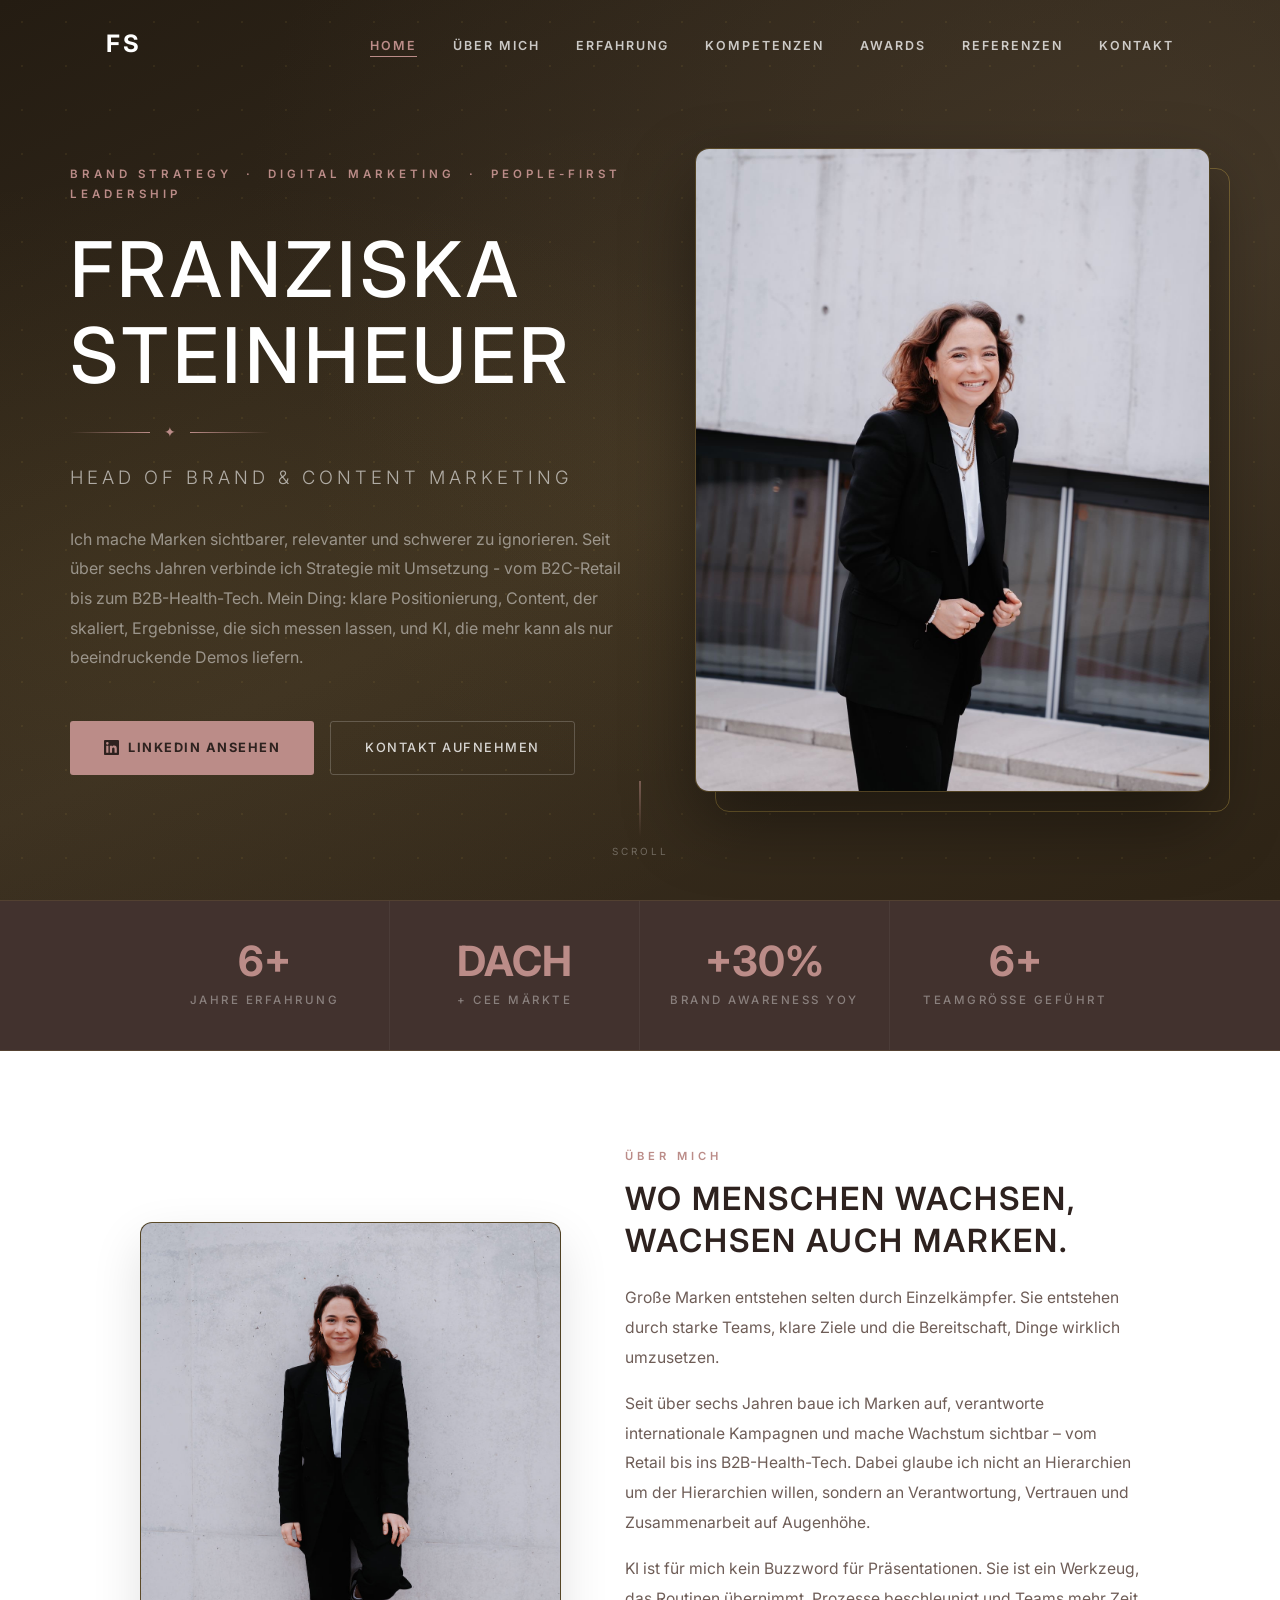
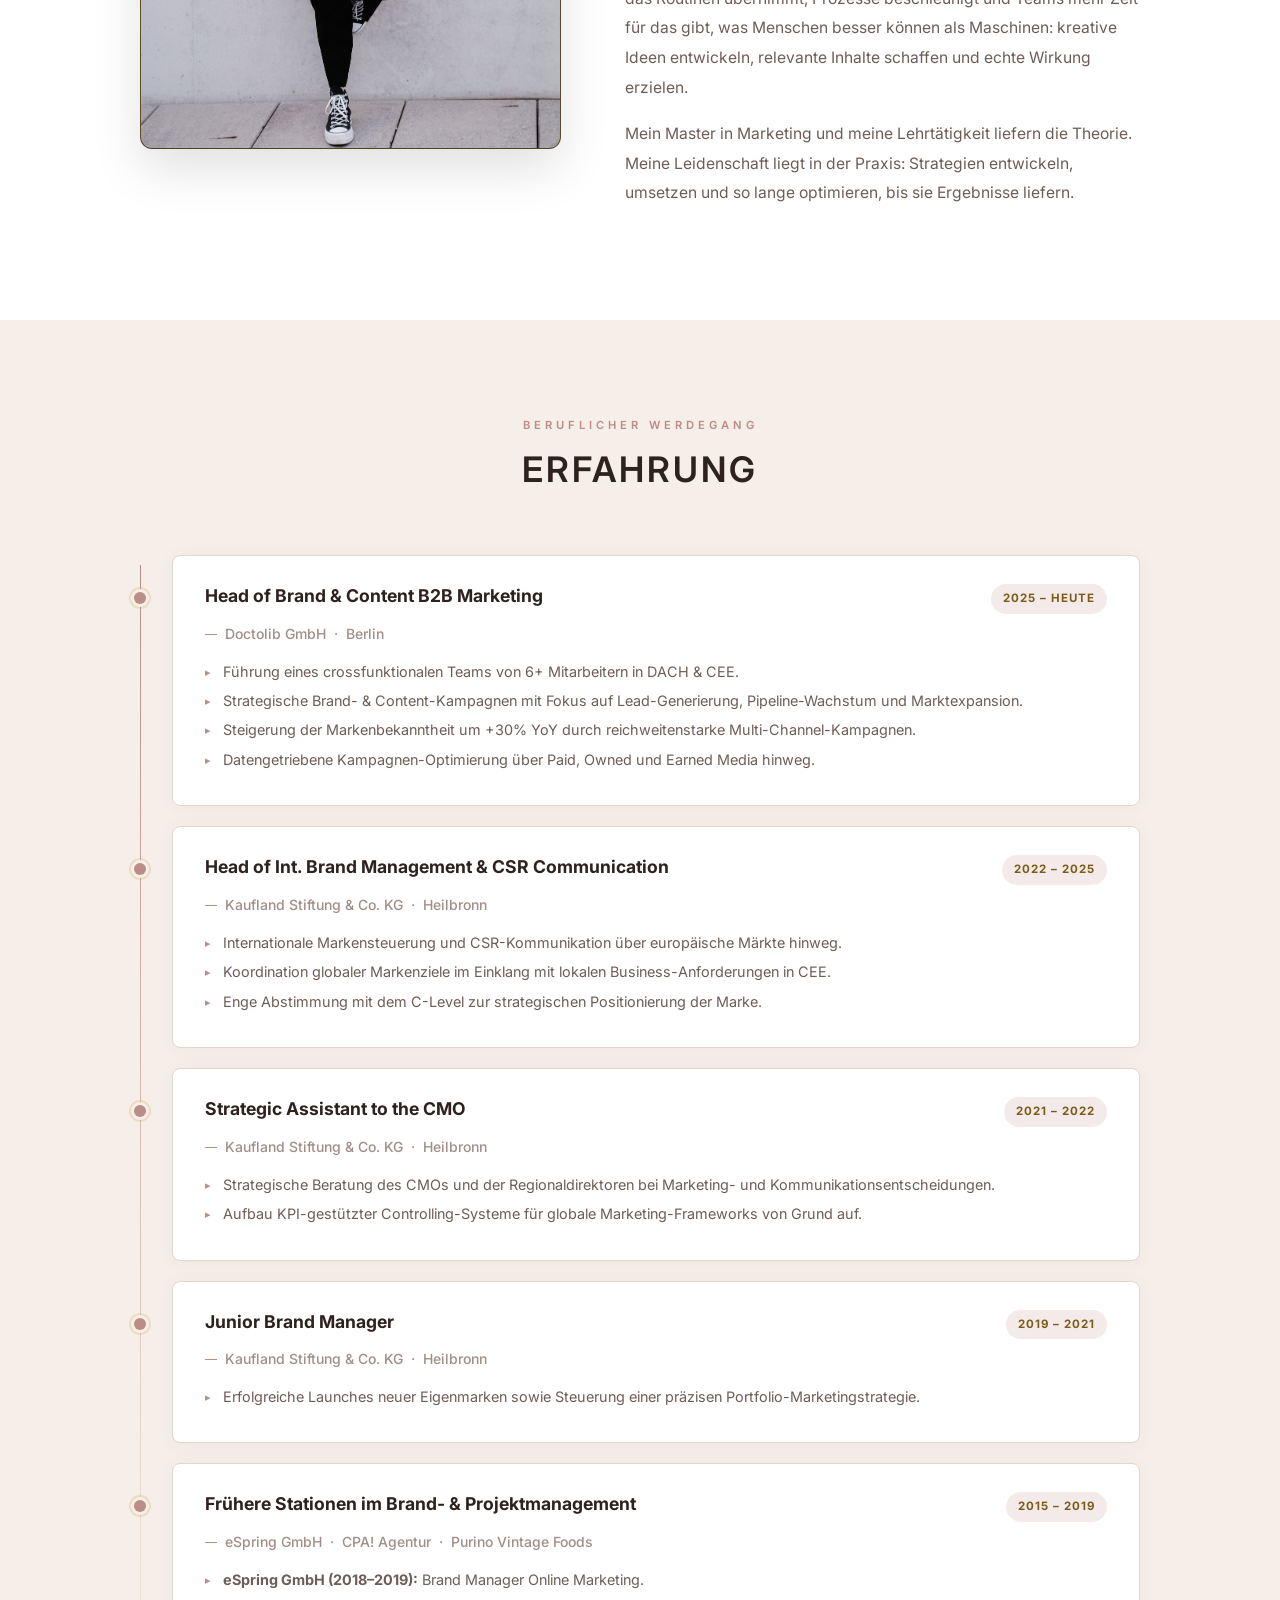
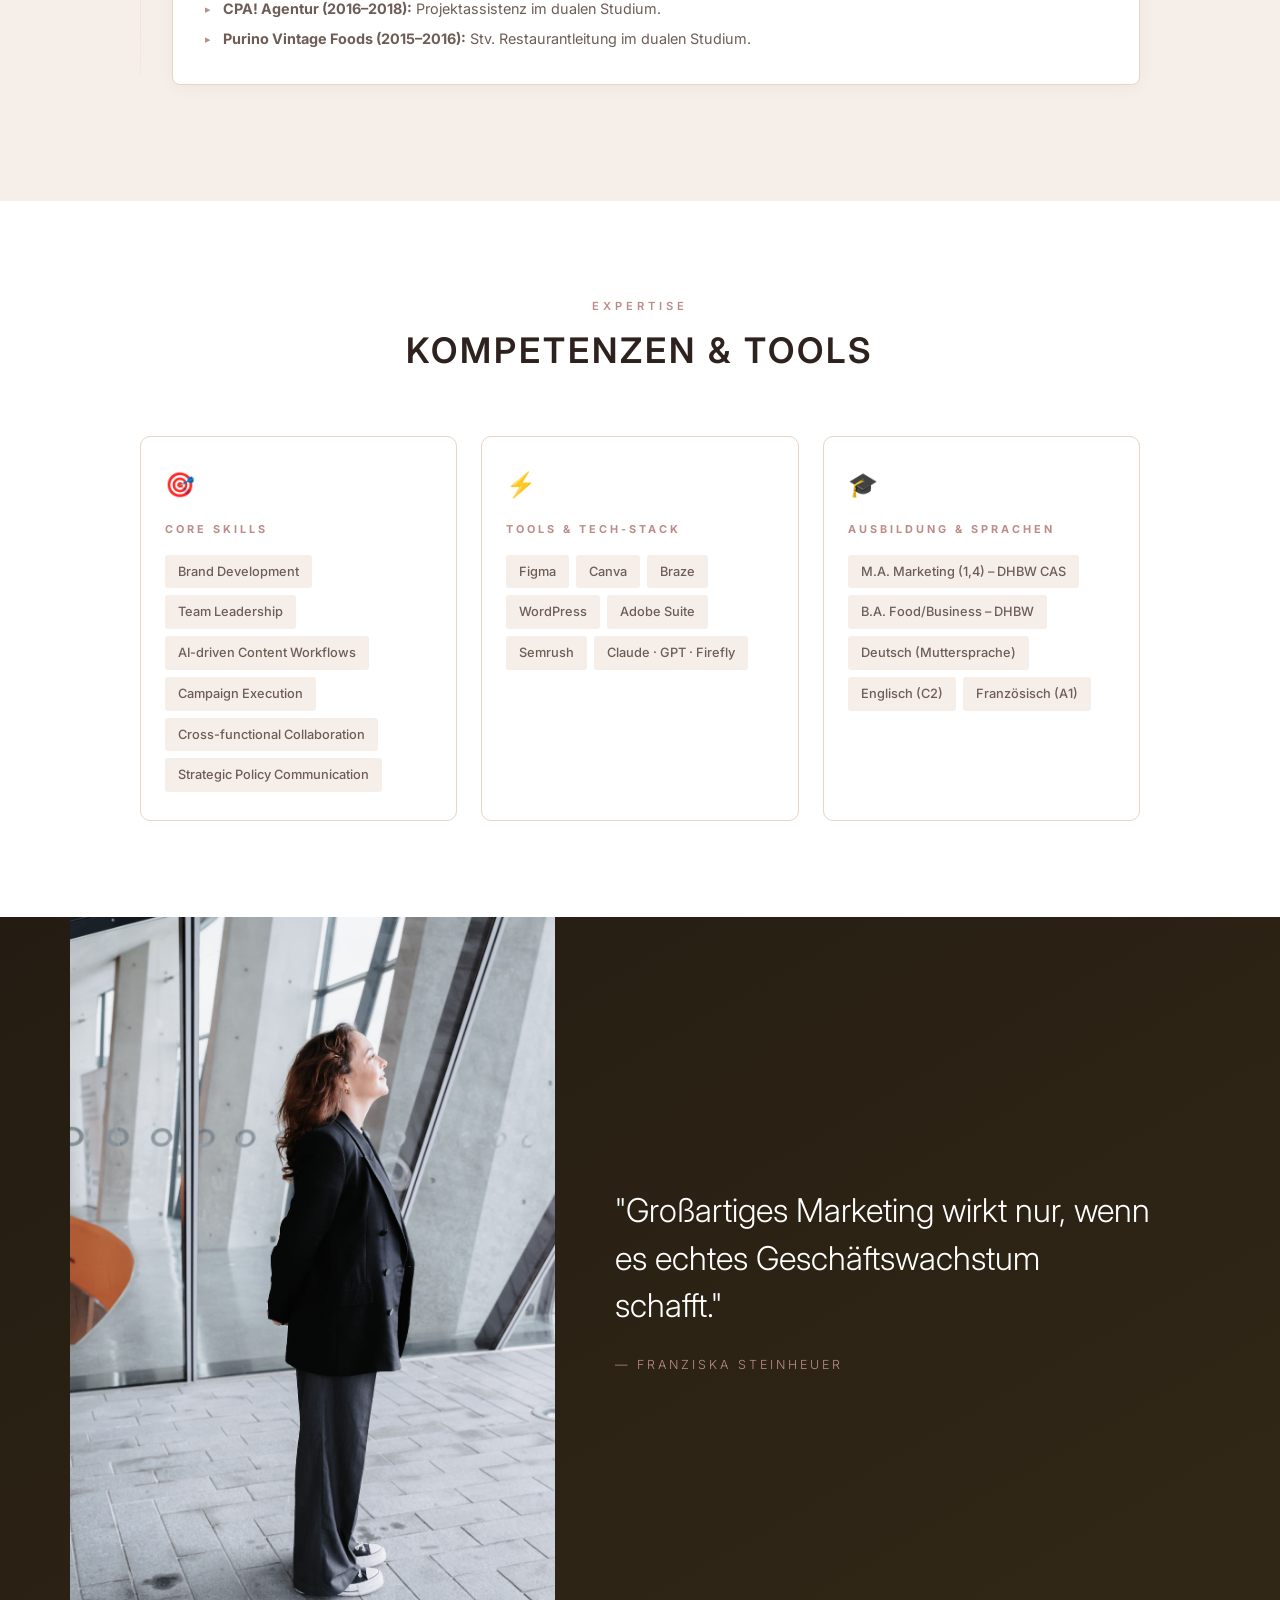
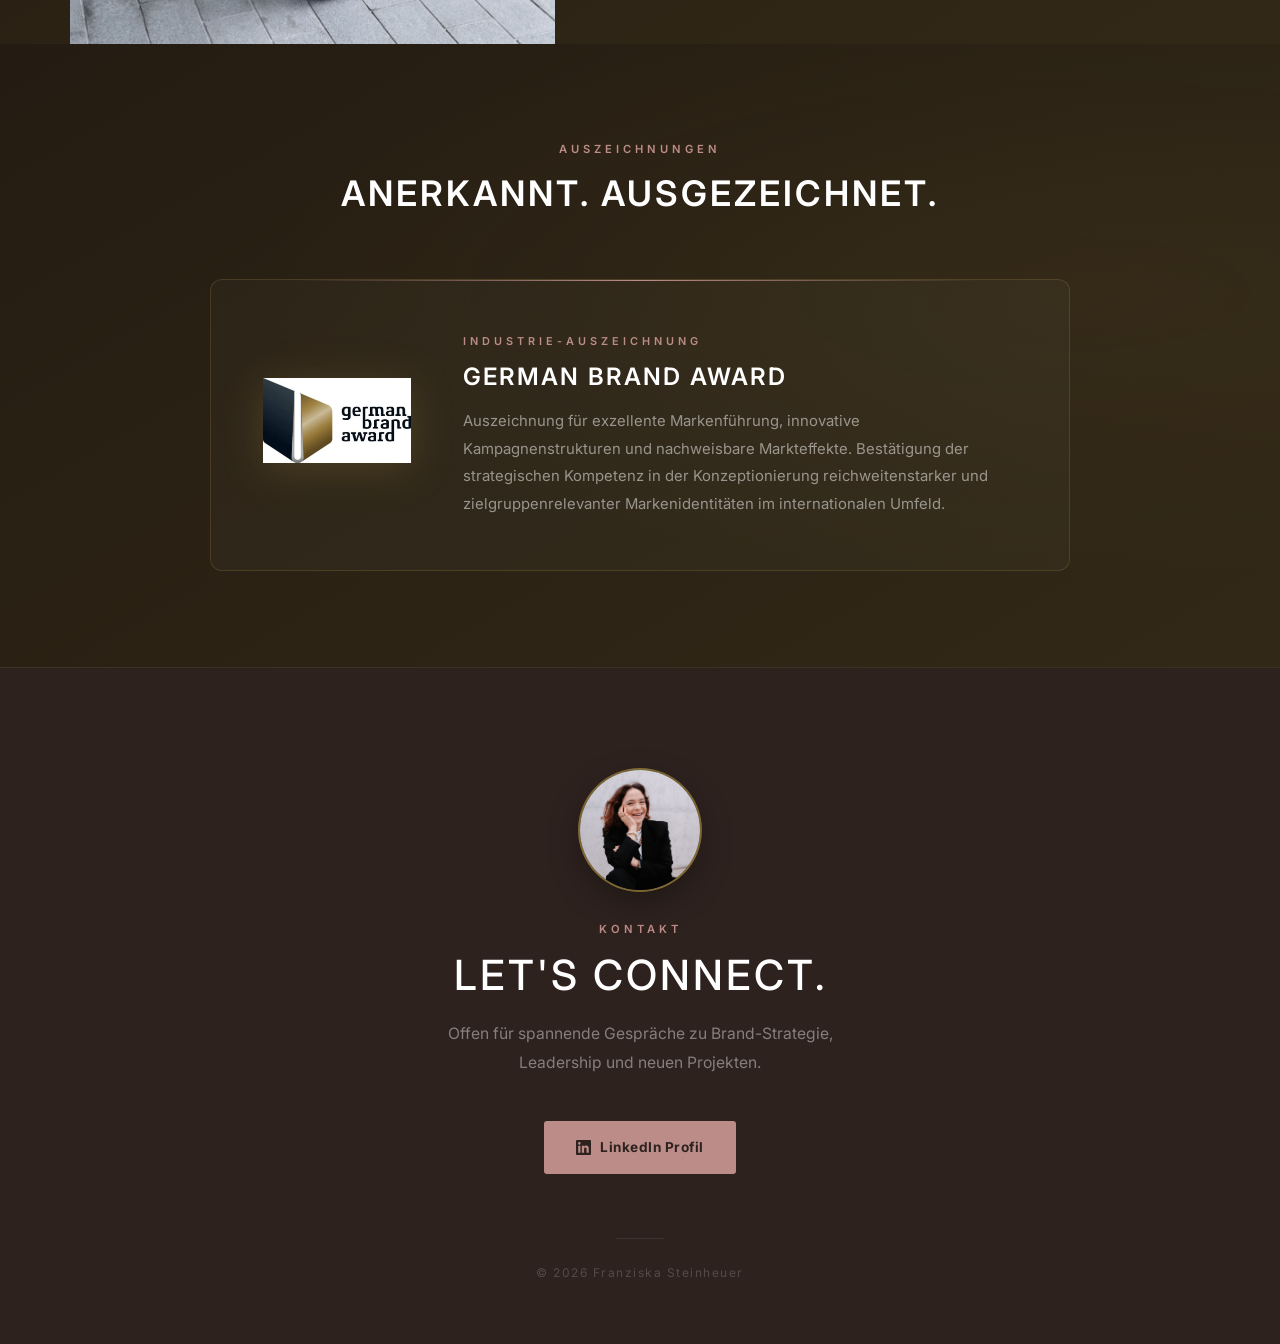
<file: index.html>
<!DOCTYPE html>
<html lang="de">
<head>
    <meta charset="UTF-8">
    <meta name="viewport" content="width=device-width, initial-scale=1.0">
    <title>Franziska Steinheuer | Head of Brand &amp; Content</title>
    <link rel="preconnect" href="https://fonts.googleapis.com">
    <link rel="preconnect" href="https://fonts.gstatic.com" crossorigin>
    <link href="https://fonts.googleapis.com/css2?family=Inter:wght@200;300;400;500;600;700&display=swap" rel="stylesheet">
    <style>
        /* ================================================
           DESIGN TOKENS
        ================================================ */
        /* Sanfte Boho- & Rosenholz-Palette (Ersetzt Espresso/Gold) */

:root {
    /* DUNKLE SEKTIONEN: Tiefes, rauchiges Schokoladenbraun mit Rosenholz-Unterton */
    --navy:         #2E221F;   /* Tief dunkel (für dunkle Sektionen) */
    --navy-mid:     #42322E;   /* Mittleres Braun */
    --navy-light:   #57443E;   /* Helleres Ton-Braun */

    /* SEKUNDÄRFARBE (#BB8C88): Als eleganter Akzent (Ersetzt das alte Gold) */
    --gold:         #BB8C88;   /* Edles Staubrosa / Rosenholz */
    --gold-dim:     rgba(187, 140, 136, 0.18);
    --gold-glow:    rgba(187, 140, 136, 0.07);

    /* MAIN-FARBE (#DEC9B6) & HINTERGRÜNDE */
    --main-beige:   #DEC9B6;   /* Die exakte Main-Farbe deiner Freundin (Warmes Sand-Beige) */
    --gray-bg:      #F6EFE9;   /* Ein ganz helles, softes Cream (perfekt als Haupt-Hintergrund) */
    --gray-bg-flat: #DEC9B6;   /* Die Main-Farbe als Sektions-Hintergrund */
    --gray-border:  #E7D5C5;   /* Harmonischer, weicher Rahmen */

    /* TEXTFARBEN: Perfekt lesbar und farblich auf die Palette abgestimmt */
    --text:         #362C28;   /* Sehr dunkles Warmbraun für besten Kontrast */
    --text-mid:     #6E5D57;   /* Mittleres Graubraun */
    --text-muted:   #A08E87;   /* Dezenter Text / Platzhalter */
    
    /* Basis-Konstanten */
    --white:        #ffffff;
    --display:      'Inter', -apple-system, BlinkMacSystemFont, sans-serif;
    --body:         'Inter', -apple-system, BlinkMacSystemFont, sans-serif;
    --ease:         cubic-bezier(0.4, 0, 0.2, 1);
}

        /* ================================================
           RESET & BASE
        ================================================ */
        *, *::before, *::after { box-sizing: border-box; margin: 0; padding: 0; }
        html { scroll-behavior: smooth; }
        body {
            font-family: var(--body);
            color: var(--text);
            line-height: 1.7;
            background: var(--white);
            -webkit-font-smoothing: antialiased;
        }

        /* ================================================
           SCROLL REVEAL
        ================================================ */
        .reveal {
            opacity: 0;
            transform: translateY(28px);
            transition: opacity 0.7s var(--ease), transform 0.7s var(--ease);
        }
        .reveal.visible         { opacity: 1; transform: none; }
        .reveal-delay-1         { transition-delay: 0.12s; }
        .reveal-delay-2         { transition-delay: 0.24s; }
        .reveal-delay-3         { transition-delay: 0.36s; }
        .reveal-delay-4         { transition-delay: 0.48s; }

        /* ================================================
           NAVIGATION
        ================================================ */
        header {
            position: fixed;
            top: 0; left: 0;
            width: 100%;
            z-index: 1000;
            transition: background 0.4s, box-shadow 0.4s;
        }
        header.scrolled {
            background: rgba(255,255,255,0.96);
            backdrop-filter: blur(16px);
            -webkit-backdrop-filter: blur(16px);
            box-shadow: 0 1px 0 var(--gray-border);
        }

        nav {
            display: flex;
            justify-content: space-between;
            align-items: center;
            max-width: 1140px;
            margin: 0 auto;
            padding: 24px 36px;
            transition: padding 0.4s var(--ease);
        }
        header.scrolled nav { padding-top: 16px; padding-bottom: 16px; }

        .logo {
            font-family: var(--display);
            font-size: 1.5rem;
            font-weight: 700;
            color: var(--white);
            letter-spacing: 3px;
            transition: color 0.4s;
            text-decoration: none;
        }
        header.scrolled .logo { color: var(--navy); }

        .nav-links {
            display: flex;
            list-style: none;
            gap: 36px;
            align-items: center;
        }
        .nav-links a {
            text-decoration: none;
            font-size: 0.78rem;
            font-weight: 600;
            letter-spacing: 2px;
            text-transform: uppercase;
            color: rgba(255,255,255,0.75);
            transition: color 0.3s;
            position: relative;
        }
        .nav-links a::after {
            content: '';
            position: absolute;
            bottom: -4px; left: 0;
            width: 0; height: 1px;
            background: var(--gold);
            transition: width 0.3s var(--ease);
        }
        .nav-links a:hover,
        .nav-links a.active          { color: var(--gold); }
        .nav-links a:hover::after,
        .nav-links a.active::after   { width: 100%; }
        header.scrolled .nav-links a { color: var(--text-mid); }
        header.scrolled .nav-links a:hover,
        header.scrolled .nav-links a.active { color: var(--gold); }

        /* Hamburger */
        .hamburger {
            display: none;
            flex-direction: column;
            gap: 5px;
            cursor: pointer;
            background: none;
            border: none;
            padding: 4px;
        }
        .hamburger span {
            display: block;
            width: 24px; height: 2px;
            background: var(--white);
            border-radius: 2px;
            transition: transform 0.3s var(--ease), opacity 0.3s, background 0.4s;
        }
        header.scrolled .hamburger span { background: var(--navy); }
        .hamburger.open span:nth-child(1) { transform: translateY(7px) rotate(45deg); }
        .hamburger.open span:nth-child(2) { opacity: 0; }
        .hamburger.open span:nth-child(3) { transform: translateY(-7px) rotate(-45deg); }

        /* Mobile fullscreen menu */
        .mobile-menu {
            display: none;
            position: fixed;
            inset: 0;
            background: var(--navy);
            z-index: 999;
            flex-direction: column;
            justify-content: center;
            align-items: center;
            gap: 40px;
        }
        .mobile-menu.open { display: flex; }
        .mobile-menu a {
            font-family: var(--display);
            font-size: 2.2rem;
            font-weight: 700;
            color: var(--white);
            text-decoration: none;
            transition: color 0.3s;
            letter-spacing: 1px;
        }
        .mobile-menu a:hover { color: var(--gold); }

        /* ================================================
           HERO
        ================================================ */
        #home {
            min-height: 100vh;
            display: flex;
            flex-direction: column;
            justify-content: center;
            align-items: center;
            text-align: center;
            padding: 140px 32px 100px;
            position: relative;
            overflow: hidden;
            background:
                radial-gradient(ellipse at 12% 65%, rgba(201,168,76,0.07) 0%, transparent 50%),
                radial-gradient(ellipse at 88% 20%, rgba(77,64,48,0.5) 0%, transparent 55%),
                linear-gradient(155deg, #241c12 0%, #3a2f20 55%, #2e2416 100%);
        }
        /* Dot-grid overlay */
        #home::before {
            content: '';
            position: absolute;
            inset: 0;
            background-image: radial-gradient(rgba(201,168,76,0.09) 1px, transparent 1px);
            background-size: 44px 44px;
            pointer-events: none;
        }
        /* Ambient glow */
        #home::after {
            content: '';
            position: absolute;
            width: 700px; height: 700px;
            border-radius: 50%;
            background: radial-gradient(circle, rgba(201,168,76,0.035) 0%, transparent 70%);
            top: 50%; left: 50%;
            transform: translate(-50%, -50%);
            pointer-events: none;
        }

        .hero-eyebrow {
            font-size: 0.72rem;
            font-weight: 600;
            letter-spacing: 4px;
            text-transform: uppercase;
            color: var(--gold);
            margin-bottom: 22px;
            position: relative; z-index: 1;
            animation: fadeUp 0.9s var(--ease) 0.1s both;
        }
        #home h1 {
            font-family: var(--display);
            font-size: clamp(2.4rem, 6vw, 5rem);
            font-weight: 500;
            text-transform: uppercase;
            color: var(--white);
            line-height: 1.12;
            margin-bottom: 0;
            letter-spacing: 4px;
            position: relative; z-index: 1;
            animation: fadeUp 0.9s var(--ease) 0.25s both;
        }

        /* Gold divider with diamond */
        .hero-divider {
            display: flex;
            align-items: center;
            gap: 14px;
            justify-content: center;
            margin: 22px auto 18px;
            position: relative; z-index: 1;
            animation: fadeUp 0.9s var(--ease) 0.35s both;
        }
        .hero-divider::before,
        .hero-divider::after {
            content: '';
            width: 80px; height: 1px;
        }
        .hero-divider::before { background: linear-gradient(to right, transparent, var(--gold)); }
        .hero-divider::after  { background: linear-gradient(to left, transparent, var(--gold)); }
        .hero-divider span { color: var(--gold); font-size: 0.85rem; }

        .hero-subtitle {
            font-size: clamp(0.9rem, 2vw, 1.15rem);
            font-weight: 300;
            letter-spacing: 4px;
            text-transform: uppercase;
            color: rgba(255,255,255,0.6);
            margin-bottom: 32px;
            position: relative; z-index: 1;
            animation: fadeUp 0.9s var(--ease) 0.4s both;
        }
        .hero-description {
            font-size: 1rem;
            line-height: 1.85;
            max-width: 580px;
            color: rgba(255,255,255,0.48);
            margin-bottom: 48px;
            position: relative; z-index: 1;
            animation: fadeUp 0.9s var(--ease) 0.5s both;
        }

        /* CTA Buttons */
        .hero-ctas {
            display: flex;
            gap: 16px;
            flex-wrap: wrap;
            justify-content: center;
            position: relative; z-index: 1;
            animation: fadeUp 0.9s var(--ease) 0.6s both;
        }
        .btn-gold {
            display: inline-flex;
            align-items: center;
            gap: 9px;
            background: var(--gold);
            color: var(--navy);
            text-decoration: none;
            padding: 15px 34px;
            border-radius: 3px;
            font-weight: 700;
            font-size: 0.8rem;
            letter-spacing: 1.5px;
            text-transform: uppercase;
            transition: transform 0.3s var(--ease), box-shadow 0.3s;
        }
        .btn-gold:hover {
            transform: translateY(-3px);
            box-shadow: 0 16px 40px rgba(201,168,76,0.35);
        }
        .btn-ghost {
            display: inline-flex;
            align-items: center;
            gap: 9px;
            background: transparent;
            color: rgba(255,255,255,0.8);
            text-decoration: none;
            padding: 15px 34px;
            border-radius: 3px;
            border: 1px solid rgba(255,255,255,0.2);
            font-weight: 500;
            font-size: 0.8rem;
            letter-spacing: 1.5px;
            text-transform: uppercase;
            transition: border-color 0.3s, color 0.3s, transform 0.3s var(--ease);
        }
        .btn-ghost:hover {
            border-color: var(--gold);
            color: var(--gold);
            transform: translateY(-3px);
        }

        /* Scroll indicator */
        .scroll-cue {
            position: absolute;
            bottom: 40px; left: 50%;
            transform: translateX(-50%);
            display: flex;
            flex-direction: column;
            align-items: center;
            gap: 6px;
            z-index: 1;
            animation: fadeDown 1.2s var(--ease) 1s both;
        }
        .scroll-cue-line {
            width: 1px; height: 56px;
            background: linear-gradient(to bottom, var(--gold), transparent);
            animation: scrollLine 2.4s ease-in-out infinite;
        }
        .scroll-cue-label {
            font-size: 0.62rem;
            letter-spacing: 3px;
            text-transform: uppercase;
            color: rgba(255,255,255,0.3);
        }
        @keyframes scrollLine {
            0%, 100% { transform: scaleY(1); transform-origin: top; opacity: 0.7; }
            50%       { transform: scaleY(0.4); transform-origin: bottom; opacity: 0.3; }
        }

        /* ================================================
           HERO ANIMATIONS
        ================================================ */
        @keyframes fadeUp   { from { opacity:0; transform: translateY(24px); } to { opacity:1; transform:none; } }
        @keyframes fadeDown { from { opacity:0; transform: translateX(-50%) translateY(-12px); } to { opacity:1; transform: translateX(-50%) translateY(0); } }

        /* ================================================
           STATS STRIP
        ================================================ */
        .stats-strip {
            background: var(--navy-mid);
            border-top: 1px solid rgba(201,168,76,0.12);
            border-bottom: 1px solid rgba(201,168,76,0.12);
        }
        .stats-grid {
            display: grid;
            grid-template-columns: repeat(4, 1fr);
            max-width: 1000px;
            margin: 0 auto;
        }
        .stat-item {
            padding: 40px 20px;
            text-align: center;
            border-right: 1px solid rgba(255,255,255,0.05);
            transition: background 0.3s;
        }
        .stat-item:last-child { border-right: none; }
        .stat-item:hover { background: rgba(201,168,76,0.04); }
        .stat-number {
            font-family: var(--display);
            font-size: 2.6rem;
            font-weight: 700;
            color: var(--gold);
            line-height: 1;
            margin-bottom: 8px;
        }
        .stat-label {
            font-size: 0.72rem;
            letter-spacing: 2.5px;
            text-transform: uppercase;
            color: rgba(255,255,255,0.38);
            font-weight: 500;
        }

        /* ================================================
           SHARED LAYOUT
        ================================================ */
        .section-wrap { padding: 96px 36px; }
        .section-inner { max-width: 1000px; margin: 0 auto; }

        .section-eyebrow {
            display: block;
            text-align: center;
            font-size: 0.7rem;
            font-weight: 600;
            letter-spacing: 4px;
            text-transform: uppercase;
            color: var(--gold);
            margin-bottom: 12px;
        }
        .section-title {
            font-family: var(--display);
            font-size: clamp(1.6rem, 3.4vw, 2.2rem);
            color: var(--navy);
            font-weight: 600;
            text-transform: uppercase;
            letter-spacing: 3px;
            text-align: center;
            margin-bottom: 64px;
            line-height: 1.25;
        }
        .section-title-light { color: var(--white); }

        /* ================================================
           TIMELINE
        ================================================ */
        .timeline {
            position: relative;
            padding-left: 32px;
        }
        .timeline::before {
            content: '';
            position: absolute;
            left: 0; top: 10px; bottom: 10px;
            width: 1px;
            background: linear-gradient(to bottom, var(--gold) 0%, rgba(201,168,76,0.08) 100%);
        }
        .timeline-item {
            position: relative;
            padding: 28px 32px;
            background: var(--white);
            border-radius: 8px;
            margin-bottom: 20px;
            box-shadow: 0 2px 20px rgba(0,0,0,0.04);
            border: 1px solid var(--gray-border);
            transition: box-shadow 0.3s var(--ease), transform 0.3s var(--ease), border-color 0.3s;
        }
        /* Gold dot on the timeline line */
        .timeline-item::before {
            content: '';
            position: absolute;
            left: -39px; top: 36px;
            width: 12px; height: 12px;
            border-radius: 50%;
            background: var(--gold);
            box-shadow: 0 0 0 3px var(--gray-bg), 0 0 0 5px rgba(201,168,76,0.25);
        }
        .timeline-item:hover {
            transform: translateX(4px);
            box-shadow: 0 12px 48px rgba(0,0,0,0.07);
            border-color: rgba(201,168,76,0.4);
        }
        .timeline-meta {
            display: flex;
            justify-content: space-between;
            align-items: flex-start;
            flex-wrap: wrap;
            gap: 10px;
            margin-bottom: 8px;
        }
        .timeline-title {
            font-size: 1.1rem;
            color: var(--navy);
            font-weight: 700;
            line-height: 1.35;
            flex: 1;
        }
        .timeline-badge {
            display: inline-block;
            background: var(--gold-dim);
            color: #7a5c18;
            font-size: 0.72rem;
            font-weight: 700;
            letter-spacing: 1px;
            text-transform: uppercase;
            padding: 5px 12px;
            border-radius: 20px;
            white-space: nowrap;
            flex-shrink: 0;
        }
        .timeline-company {
            font-size: 0.875rem;
            color: var(--text-muted);
            font-weight: 500;
            margin-bottom: 14px;
            padding-left: 20px;
            position: relative;
        }
        .timeline-company::before {
            content: '';
            position: absolute;
            left: 0; top: 50%;
            width: 12px; height: 1px;
            background: var(--gold);
        }
        .timeline-content ul { list-style: none; }
        .timeline-content li {
            position: relative;
            padding-left: 18px;
            margin-bottom: 5px;
            font-size: 0.9rem;
            color: var(--text-mid);
        }
        .timeline-content li::before {
            content: '▸';
            position: absolute;
            left: 0;
            color: var(--gold);
            font-size: 0.7rem;
            top: 3px;
        }

        /* ================================================
           SKILLS
        ================================================ */
        .skills-grid {
            display: grid;
            grid-template-columns: repeat(3, 1fr);
            gap: 24px;
        }
        .skill-card {
            background: var(--white);
            border: 1px solid var(--gray-border);
            border-radius: 10px;
            padding: 28px 24px;
            transition: box-shadow 0.3s var(--ease), transform 0.3s var(--ease), border-color 0.3s;
        }
        .skill-card:hover {
            transform: translateY(-4px);
            box-shadow: 0 20px 52px rgba(0,0,0,0.07);
            border-color: rgba(201,168,76,0.4);
        }
        .skill-icon { font-size: 1.5rem; margin-bottom: 14px; display: block; }
        .skill-card h3 {
            font-size: 0.68rem;
            font-weight: 700;
            letter-spacing: 3px;
            text-transform: uppercase;
            color: var(--gold);
            margin-bottom: 16px;
        }
        .skill-tags { display: flex; flex-wrap: wrap; gap: 7px; }
        .tag {
            background: var(--gray-bg);
            color: var(--text-mid);
            padding: 5px 12px;
            border-radius: 3px;
            font-size: 0.8rem;
            font-weight: 500;
            border: 1px solid transparent;
            transition: background 0.2s, color 0.2s, border-color 0.2s;
            cursor: default;
        }
        .tag:hover {
            background: var(--gold-dim);
            color: var(--navy);
            border-color: rgba(201,168,76,0.35);
        }

        /* ================================================
           AWARDS (dark prestige section)
        ================================================ */
        .awards-section {
            background:
                radial-gradient(ellipse at 85% 40%, rgba(201,168,76,0.05) 0%, transparent 55%),
                linear-gradient(150deg, #241c12 0%, #322817 100%);
        }
        .award-card {
            display: grid;
            grid-template-columns: 148px 1fr;
            gap: 52px;
            align-items: center;
            background: rgba(255,255,255,0.025);
            border: 1px solid rgba(201,168,76,0.18);
            border-radius: 12px;
            padding: 52px;
            max-width: 860px;
            margin: 0 auto;
            position: relative;
            overflow: hidden;
            transition: border-color 0.4s, box-shadow 0.4s;
        }
        .award-card:hover {
            border-color: rgba(201,168,76,0.42);
            box-shadow: 0 0 80px rgba(201,168,76,0.07);
        }
        /* Shimmer line */
        .award-card::before {
            content: '';
            position: absolute;
            top: 0; left: 0; right: 0;
            height: 1px;
            background: linear-gradient(90deg, transparent 10%, var(--gold) 50%, transparent 90%);
        }
        .award-logo-wrap img {
            width: 100%;
            height: auto;
            filter: drop-shadow(0 6px 20px rgba(201,168,76,0.2));
        }
        .award-eyebrow {
            font-size: 0.68rem;
            letter-spacing: 4px;
            text-transform: uppercase;
            color: var(--gold);
            font-weight: 600;
            margin-bottom: 12px;
        }
        .award-info h3 {
            font-family: var(--display);
            font-size: 1.5rem;
            font-weight: 600;
            text-transform: uppercase;
            letter-spacing: 2px;
            color: var(--white);
            line-height: 1.25;
            margin-bottom: 16px;
        }
        .award-info p {
            font-size: 0.93rem;
            color: rgba(255,255,255,0.5);
            line-height: 1.85;
        }

        /* ================================================
           VIDEO
        ================================================ */
        .video-wrapper { max-width: 860px; margin: 0 auto; }
        .video-frame {
            position: relative;
            padding-bottom: 56.25%;
            height: 0;
            overflow: hidden;
            border-radius: 10px;
            box-shadow: 0 24px 72px rgba(0,0,0,0.1);
            border: 1px solid var(--gray-border);
        }
        .video-frame iframe {
            position: absolute;
            top: 0; left: 0;
            width: 100%; height: 100%;
            border: 0;
        }
        .video-caption {
            text-align: center;
            margin-top: 18px;
            font-size: 0.78rem;
            color: var(--text-muted);
            letter-spacing: 2px;
            text-transform: uppercase;
        }

        /* ================================================
           CONTACT / FOOTER
        ================================================ */
        .contact-section {
            background: var(--navy);
            padding: 100px 36px 60px;
            text-align: center;
            border-top: 1px solid rgba(201,168,76,0.1);
        }
        .contact-inner { max-width: 620px; margin: 0 auto; }
        .contact-section h2 {
            font-family: var(--display);
            font-size: clamp(1.8rem, 4vw, 2.6rem);
            color: var(--white);
            font-weight: 500;
            text-transform: uppercase;
            letter-spacing: 3px;
            margin-bottom: 18px;
            line-height: 1.2;
        }
        .contact-section .lead {
            font-size: 0.98rem;
            color: rgba(255,255,255,0.42);
            margin-bottom: 44px;
            line-height: 1.85;
        }
        .contact-links {
            display: flex;
            gap: 14px;
            justify-content: center;
            flex-wrap: wrap;
            margin-bottom: 64px;
        }
        .btn-email {
            display: inline-flex;
            align-items: center;
            gap: 9px;
            background: rgba(255,255,255,0.05);
            color: rgba(255,255,255,0.8);
            text-decoration: none;
            padding: 15px 28px;
            border-radius: 3px;
            font-weight: 500;
            font-size: 0.85rem;
            border: 1px solid rgba(255,255,255,0.1);
            transition: background 0.3s, border-color 0.3s, transform 0.3s var(--ease);
        }
        .btn-email:hover {
            background: rgba(255,255,255,0.09);
            border-color: rgba(255,255,255,0.22);
            transform: translateY(-2px);
        }
        .btn-linkedin {
            display: inline-flex;
            align-items: center;
            gap: 9px;
            background: var(--gold);
            color: var(--navy);
            text-decoration: none;
            padding: 15px 32px;
            border-radius: 3px;
            font-weight: 700;
            font-size: 0.85rem;
            letter-spacing: 0.5px;
            transition: background 0.3s, transform 0.3s var(--ease), box-shadow 0.3s;
        }
        .btn-linkedin:hover {
            background: #d8b85c;
            transform: translateY(-3px);
            box-shadow: 0 14px 36px rgba(201,168,76,0.35);
        }
        .footer-rule {
            width: 48px; height: 1px;
            background: rgba(255,255,255,0.08);
            margin: 0 auto 24px;
        }
        .footer-copy {
            font-size: 0.75rem;
            color: rgba(255,255,255,0.18);
            letter-spacing: 1.5px;
        }

        /* ================================================
           PHOTOS – shared placeholder (graceful fallback)
        ================================================ */
        .photo {
            position: relative;
            overflow: hidden;
            background: linear-gradient(155deg, #241c12 0%, #3a2f20 100%);
            border: 1px solid rgba(201,168,76,0.25);
        }
        .photo::after {
            content: attr(data-label);
            position: absolute;
            inset: 0;
            display: flex;
            align-items: center;
            justify-content: center;
            text-align: center;
            padding: 20px;
            color: rgba(255,255,255,0.32);
            font-size: 0.72rem;
            letter-spacing: 1px;
            line-height: 1.6;
        }
        .photo img {
            position: relative;
            z-index: 1;
            width: 100%;
            height: 100%;
            object-fit: cover;
            display: block;
        }
        .photo img.broken { display: none; }

        /* ── Hero two-column ── */
        #home { text-align: left; }
        .hero-inner {
            display: grid;
            grid-template-columns: 1.05fr 0.95fr;
            gap: 56px;
            align-items: center;
            max-width: 1140px;
            width: 100%;
            margin: 0 auto;
            position: relative;
            z-index: 1;
        }
        .hero-divider { justify-content: flex-start; margin: 22px 0 18px; }
        .hero-ctas    { justify-content: flex-start; }
        .hero-description { margin-left: 0; }
        .hero-portrait { position: relative; animation: fadeUp 0.9s var(--ease) 0.4s both; }
        .hero-portrait::before {
            content: '';
            position: absolute;
            inset: 20px -20px -20px 20px;
            border: 1px solid rgba(201,168,76,0.4);
            border-radius: 14px;
            z-index: 0;
        }
        .photo-hero {
            position: relative;
            z-index: 1;
            aspect-ratio: 4 / 5;
            border-radius: 14px;
            box-shadow: 0 30px 70px rgba(0,0,0,0.4);
        }

        /* ── Über mich ── */
        #about { background: var(--white); }
        .about-grid {
            display: grid;
            grid-template-columns: 0.9fr 1.1fr;
            gap: 64px;
            align-items: center;
        }
        .about-photos { position: relative; }
        .photo-about-main { aspect-ratio: 4 / 5; border-radius: 12px; box-shadow: 0 20px 50px rgba(0,0,0,0.12); }
        .photo-about-sub {
            position: absolute;
            width: 48%;
            aspect-ratio: 3 / 4;
            right: -22px;
            bottom: -34px;
            border-radius: 10px;
            border: 4px solid var(--white);
            box-shadow: 0 18px 46px rgba(0,0,0,0.18);
        }
        .eyebrow-left { text-align: left; }
        .about-title {
            font-family: var(--display);
            font-size: clamp(1.5rem, 3vw, 2rem);
            font-weight: 600;
            text-transform: uppercase;
            letter-spacing: 2px;
            color: var(--navy);
            line-height: 1.3;
            margin-bottom: 22px;
        }
        .about-text p {
            font-size: 0.98rem;
            line-height: 1.9;
            color: var(--text-mid);
            margin-bottom: 16px;
        }

        /* ── Statement band ── */
        .statement-band { background: linear-gradient(150deg, #241c12 0%, #322817 100%); }
        .statement-inner {
            max-width: 1140px;
            margin: 0 auto;
            display: grid;
            grid-template-columns: 0.85fr 1.15fr;
            align-items: stretch;
        }
        .photo-statement { min-height: 480px; border: none; }
        .statement-quote {
            align-self: center;
            padding: 72px 60px;
            color: var(--white);
            font-family: var(--display);
            font-weight: 300;
            font-size: clamp(1.4rem, 2.6vw, 2.05rem);
            line-height: 1.45;
            position: relative;
        }
        .quote-mark { color: var(--gold); font-size: 3.4rem; line-height: 0.4; display: block; margin-bottom: 14px; }
        .statement-quote cite {
            display: block;
            margin-top: 26px;
            font-size: 0.78rem;
            font-style: normal;
            letter-spacing: 3px;
            text-transform: uppercase;
            color: var(--gold);
        }

        /* ── Contact avatar ── */
        .contact-avatar {
            width: 124px;
            height: 124px;
            border-radius: 50%;
            margin: 0 auto 28px;
            border: 2px solid rgba(201,168,76,0.5);
            box-shadow: 0 12px 32px rgba(0,0,0,0.3);
        }
        .contact-avatar::after { font-size: 0.58rem; padding: 10px; }

        /* ================================================
           RESPONSIVE
        ================================================ */
        @media (max-width: 900px) {
            .stats-grid    { grid-template-columns: repeat(2, 1fr); }
            .skills-grid   { grid-template-columns: repeat(2, 1fr); }
        }

        @media (max-width: 768px) {
            .nav-links     { display: none; }
            .hamburger     { display: flex; }
            nav            { padding: 18px 20px; }
            .section-wrap  { padding: 72px 20px; }
            #home          { padding: 120px 20px 80px; text-align: center; }
            .hero-inner    { grid-template-columns: 1fr; gap: 36px; }
            .hero-text     { order: 2; }
            .hero-portrait { order: 1; max-width: 280px; margin: 0 auto; }
            .hero-portrait::before { display: none; }
            .hero-divider  { justify-content: center; margin-left: auto; margin-right: auto; }
            .hero-ctas     { justify-content: center; }
            .hero-description { margin-left: auto; margin-right: auto; }
            .about-grid    { grid-template-columns: 1fr; gap: 56px; }
            .photo-about-sub { display: none; }
            .statement-inner { grid-template-columns: 1fr; }
            .photo-statement { min-height: 320px; }
            .statement-quote { padding: 48px 24px; }
            .stats-grid    { grid-template-columns: repeat(2, 1fr); }
            .timeline      { padding-left: 20px; }
            .timeline-item { padding: 22px 18px; }
            .timeline-item::before { left: -27px; }
            .award-card {
                grid-template-columns: 1fr;
                text-align: center;
                padding: 36px 24px;
                gap: 28px;
            }
            .award-logo-wrap { margin: 0 auto; width: 90px; }
            .skills-grid { grid-template-columns: 1fr; }
            .contact-links { flex-direction: column; align-items: center; }
        }

        @media (max-width: 480px) {
            #home h1 { font-size: 2rem; letter-spacing: 2px; }
            .hero-ctas { flex-direction: column; align-items: stretch; }
            .btn-gold, .btn-ghost { justify-content: center; }
            .stats-grid { grid-template-columns: 1fr 1fr; }
        }
    </style>
</head>
<body>

    <!-- MOBILE OVERLAY MENU -->
    <div class="mobile-menu" id="mobileMenu">
        <a href="#home"       onclick="closeMobile()">Home</a>
        <a href="#about"      onclick="closeMobile()">Über mich</a>
        <a href="#experience" onclick="closeMobile()">Erfahrung</a>
        <a href="#skills"     onclick="closeMobile()">Kompetenzen</a>
        <a href="#awards"     onclick="closeMobile()">Awards</a>
        <a href="referenzen.html" onclick="closeMobile()">Referenzen</a>
        <a href="#contact"    onclick="closeMobile()">Kontakt</a>
    </div>

    <!-- NAVIGATION -->
    <header id="mainHeader">
        <nav>
            <a href="#home" class="logo">FS</a>
            <ul class="nav-links" id="navLinks">
                <li><a href="#home">Home</a></li>
                <li><a href="#about">Über mich</a></li>
                <li><a href="#experience">Erfahrung</a></li>
                <li><a href="#skills">Kompetenzen</a></li>
                <li><a href="#awards">Awards</a></li>
                <li><a href="referenzen.html">Referenzen</a></li>
                <li><a href="#contact">Kontakt</a></li>
            </ul>
            <button class="hamburger" id="hamburger" aria-label="Menü öffnen">
                <span></span><span></span><span></span>
            </button>
        </nav>
    </header>

    <!-- ════════════════════════════════════════
         HERO
    ════════════════════════════════════════ -->
    <section id="home">
        <div class="hero-inner">
            <div class="hero-text">
                <div class="hero-eyebrow">Brand Strategy &nbsp;·&nbsp; Digital Marketing &nbsp;·&nbsp; People-first Leadership</div>
                <h1>Franziska Steinheuer</h1>
                <div class="hero-divider"><span>✦</span></div>
                <div class="hero-subtitle">Head of Brand &amp; Content Marketing</div>
                <p class="hero-description">
                    Ich mache Marken sichtbarer, relevanter und schwerer zu ignorieren. Seit über sechs Jahren verbinde ich Strategie mit Umsetzung - vom B2C-Retail bis zum B2B-Health-Tech. Mein Ding: klare Positionierung, Content, der skaliert, Ergebnisse, die sich messen lassen, und KI, die mehr kann als nur beeindruckende Demos liefern.
                </p>
                <div class="hero-ctas">
                    <a href="https://www.linkedin.com/in/franziska-steinheuer/" target="_blank" rel="noopener" class="btn-gold">
                        <!-- LinkedIn icon inline -->
                        <svg width="15" height="15" viewBox="0 0 24 24" fill="currentColor" aria-hidden="true"><path d="M20.447 20.452h-3.554v-5.569c0-1.328-.027-3.037-1.852-3.037-1.853 0-2.136 1.445-2.136 2.939v5.667H9.351V9h3.414v1.561h.046c.477-.9 1.637-1.85 3.37-1.85 3.601 0 4.267 2.37 4.267 5.455v6.286zM5.337 7.433a2.062 2.062 0 01-2.063-2.065 2.064 2.064 0 112.063 2.065zm1.782 13.019H3.555V9h3.564v11.452zM22.225 0H1.771C.792 0 0 .774 0 1.729v20.542C0 23.227.792 24 1.771 24h20.451C23.2 24 24 23.227 24 22.271V1.729C24 .774 23.2 0 22.222 0h.003z"/></svg>
                        LinkedIn ansehen
                    </a>
                    <a href="#contact" class="btn-ghost">Kontakt aufnehmen</a>
                </div>
            </div>
            <div class="hero-portrait">
                <div class="photo photo-hero" data-label="Bild hier ablegen: assets/franzi-hero.jpg">
                    <img src="assets/franzi-hero.jpg" alt="Franziska Steinheuer – Head of Brand &amp; Content" onerror="this.classList.add('broken')">
                </div>
            </div>
        </div>
        <div class="scroll-cue" aria-hidden="true">
            <div class="scroll-cue-line"></div>
            <span class="scroll-cue-label">Scroll</span>
        </div>
    </section>

    <!-- ════════════════════════════════════════
         STATS STRIP
    ════════════════════════════════════════ -->
    <div class="stats-strip">
        <div class="stats-grid">
            <div class="stat-item reveal">
                <div class="stat-number">6+</div>
                <div class="stat-label">Jahre Erfahrung</div>
            </div>
            <div class="stat-item reveal reveal-delay-1">
                <div class="stat-number">DACH</div>
                <div class="stat-label">+ CEE Märkte</div>
            </div>
            <div class="stat-item reveal reveal-delay-2">
                <div class="stat-number">+30%</div>
                <div class="stat-label">Brand Awareness YoY</div>
            </div>
            <div class="stat-item reveal reveal-delay-3">
                <div class="stat-number">6+</div>
                <div class="stat-label">Teamgröße geführt</div>
            </div>
        </div>
    </div>

    <!-- ════════════════════════════════════════
         ÜBER MICH
    ════════════════════════════════════════ -->
    <div id="about">
        <div class="section-wrap">
            <div class="section-inner about-grid">
                <div class="about-photos reveal">
                    <div class="photo photo-about-main" data-label="Bild hier ablegen: assets/franzi-about-1.jpg">
                        <img src="assets/franzi-about-1.jpg" alt="Franziska Steinheuer – Porträt" onerror="this.classList.add('broken')">
                    </div>
                   
                </div>
                <div class="about-text reveal reveal-delay-1">
                    <span class="section-eyebrow eyebrow-left">Über mich</span>
                    <h2 class="about-title">Wo Menschen wachsen, wachsen auch Marken.</h2>
                    <p>Große Marken entstehen selten durch Einzelkämpfer. Sie entstehen durch starke Teams, klare Ziele und die Bereitschaft, Dinge wirklich umzusetzen.</p>
                    <p>Seit über sechs Jahren baue ich Marken auf, verantworte internationale Kampagnen und mache Wachstum sichtbar – vom Retail bis ins B2B-Health-Tech. Dabei glaube ich nicht an Hierarchien um der Hierarchien willen, sondern an Verantwortung, Vertrauen und Zusammenarbeit auf Augenhöhe.</p>
                    <p>KI ist für mich kein Buzzword für Präsentationen. Sie ist ein Werkzeug, das Routinen übernimmt, Prozesse beschleunigt und Teams mehr Zeit für das gibt, was Menschen besser können als Maschinen: kreative Ideen entwickeln, relevante Inhalte schaffen und echte Wirkung erzielen.</p>
                    <p>Mein Master in Marketing und meine Lehrtätigkeit liefern die Theorie. Meine Leidenschaft liegt in der Praxis: Strategien entwickeln, umsetzen und so lange optimieren, bis sie Ergebnisse liefern.</p>
    
                </div>
            </div>
        </div>
    </div>

    <!-- ════════════════════════════════════════
         ERFAHRUNG
    ════════════════════════════════════════ -->
    <div id="experience" style="background: var(--gray-bg);">
        <div class="section-wrap">
            <div class="section-inner">
                <span class="section-eyebrow">Beruflicher Werdegang</span>
                <h2 class="section-title">Erfahrung</h2>
                <div class="timeline">

                    <div class="timeline-item reveal">
                        <div class="timeline-meta">
                            <h3 class="timeline-title">Head of Brand &amp; Content B2B Marketing</h3>
                            <span class="timeline-badge">2025 – Heute</span>
                        </div>
                        <div class="timeline-company">Doctolib GmbH &nbsp;·&nbsp; Berlin</div>
                        <div class="timeline-content"><ul>
                            <li>Führung eines crossfunktionalen Teams von 6+ Mitarbeitern in DACH &amp; CEE.</li>
                            <li>Strategische Brand- &amp; Content-Kampagnen mit Fokus auf Lead-Generierung, Pipeline-Wachstum und Marktexpansion.</li>
                            <li>Steigerung der Markenbekanntheit um +30% YoY durch reichweitenstarke Multi-Channel-Kampagnen.</li>
                            <li>Datengetriebene Kampagnen-Optimierung über Paid, Owned und Earned Media hinweg.</li>
                        </ul></div>
                    </div>

                    <div class="timeline-item reveal">
                        <div class="timeline-meta">
                            <h3 class="timeline-title">Head of Int. Brand Management &amp; CSR Communication</h3>
                            <span class="timeline-badge">2022 – 2025</span>
                        </div>
                        <div class="timeline-company">Kaufland Stiftung &amp; Co. KG &nbsp;·&nbsp; Heilbronn</div>
                        <div class="timeline-content"><ul>
                            <li>Internationale Markensteuerung und CSR-Kommunikation über europäische Märkte hinweg.</li>
                            <li>Koordination globaler Markenziele im Einklang mit lokalen Business-Anforderungen in CEE.</li>
                            <li>Enge Abstimmung mit dem C-Level zur strategischen Positionierung der Marke.</li>
                        </ul></div>
                    </div>

                    <div class="timeline-item reveal">
                        <div class="timeline-meta">
                            <h3 class="timeline-title">Strategic Assistant to the CMO</h3>
                            <span class="timeline-badge">2021 – 2022</span>
                        </div>
                        <div class="timeline-company">Kaufland Stiftung &amp; Co. KG &nbsp;·&nbsp; Heilbronn</div>
                        <div class="timeline-content"><ul>
                            <li>Strategische Beratung des CMOs und der Regionaldirektoren bei Marketing- und Kommunikationsentscheidungen.</li>
                            <li>Aufbau KPI-gestützter Controlling-Systeme für globale Marketing-Frameworks von Grund auf.</li>
                        </ul></div>
                    </div>

                    <!-- BUG FIX: Datum korrigiert von "1921 – 2021" auf "2019 – 2021" -->
                    <div class="timeline-item reveal">
                        <div class="timeline-meta">
                            <h3 class="timeline-title">Junior Brand Manager</h3>
                            <span class="timeline-badge">2019 – 2021</span>
                        </div>
                        <div class="timeline-company">Kaufland Stiftung &amp; Co. KG &nbsp;·&nbsp; Heilbronn</div>
                        <div class="timeline-content"><ul>
                            <li>Erfolgreiche Launches neuer Eigenmarken sowie Steuerung einer präzisen Portfolio-Marketingstrategie.</li>
                        </ul></div>
                    </div>

                    <div class="timeline-item reveal">
                        <div class="timeline-meta">
                            <h3 class="timeline-title">Frühere Stationen im Brand- &amp; Projektmanagement</h3>
                            <span class="timeline-badge">2015 – 2019</span>
                        </div>
                        <div class="timeline-company">eSpring GmbH &nbsp;·&nbsp; CPA! Agentur &nbsp;·&nbsp; Purino Vintage Foods</div>
                        <div class="timeline-content"><ul>
                            <li><strong>eSpring GmbH (2018–2019):</strong> Brand Manager Online Marketing.</li>
                            <li><strong>CPA! Agentur (2016–2018):</strong> Projektassistenz im dualen Studium.</li>
                            <li><strong>Purino Vintage Foods (2015–2016):</strong> Stv. Restaurantleitung im dualen Studium.</li>
                        </ul></div>
                    </div>

                </div>
            </div>
        </div>
    </div>

    <!-- ════════════════════════════════════════
         SKILLS
    ════════════════════════════════════════ -->
    <div id="skills">
        <div class="section-wrap">
            <div class="section-inner">
                <span class="section-eyebrow">Expertise</span>
                <h2 class="section-title">Kompetenzen &amp; Tools</h2>
                <div class="skills-grid">

                    <div class="skill-card reveal">
                        <span class="skill-icon">🎯</span>
                        <h3>Core Skills</h3>
                        <div class="skill-tags">
                            <span class="tag">Brand Development</span>
                            <span class="tag">Team Leadership</span>
                            <span class="tag">AI-driven Content Workflows</span>
                            <span class="tag">Campaign Execution</span>
                            <span class="tag">Cross-functional Collaboration</span>
                            <span class="tag">Strategic Policy Communication</span>
                        </div>
                    </div>

                    <div class="skill-card reveal reveal-delay-1">
                        <span class="skill-icon">⚡</span>
                        <h3>Tools &amp; Tech-Stack</h3>
                        <div class="skill-tags">
                            <span class="tag">Figma</span>
                            <span class="tag">Canva</span>
                            <span class="tag">Braze</span>
                            <span class="tag">WordPress</span>
                            <span class="tag">Adobe Suite</span>
                            <span class="tag">Semrush</span>
                            <span class="tag">Claude · GPT · Firefly</span>
                        </div>
                    </div>

                    <div class="skill-card reveal reveal-delay-2">
                        <span class="skill-icon">🎓</span>
                        <h3>Ausbildung &amp; Sprachen</h3>
                        <div class="skill-tags">
                            <span class="tag">M.A. Marketing (1,4) – DHBW CAS</span>
                            <span class="tag">B.A. Food/Business – DHBW</span>
                            <span class="tag">Deutsch (Muttersprache)</span>
                            <span class="tag">Englisch (C2)</span>
                            <span class="tag">Französisch (A1)</span>
                        </div>
                    </div>

                </div>
            </div>
        </div>
    </div>

    <!-- ════════════════════════════════════════
         STATEMENT BAND
    ════════════════════════════════════════ -->
    <div class="statement-band">
        <div class="statement-inner">
            <div class="photo photo-statement reveal" data-label="Bild hier ablegen: assets/franzi-statement.jpg">
                <img src="assets/franzi-statement.jpg" alt="Franziska Steinheuer" onerror="this.classList.add('broken')">
            </div>
            <blockquote class="statement-quote reveal reveal-delay-1">
                
                "Großartiges Marketing wirkt nur, wenn es echtes Geschäftswachstum schafft."
                
                <cite>— Franziska Steinheuer</cite>
                
            </blockquote>
        </div>
    </div>

    <!-- ════════════════════════════════════════
         AWARDS (dark prestige section)
    ════════════════════════════════════════ -->
    <div id="awards" class="awards-section">
        <div class="section-wrap">
            <div class="section-inner">
                <span class="section-eyebrow">Auszeichnungen</span>
                <h2 class="section-title section-title-light">Anerkannt. Ausgezeichnet.</h2>

                <!-- BUG FIX: Lokale SVG-Datei statt externem Hotlink -->
                <div class="award-card reveal">
                    <div class="award-logo-wrap">
                        <img src="assets/award-logo.png" alt="German Brand Award – Winner Logo (Platzhalter)">
                    </div>
                    <div class="award-info">
                        <div class="award-eyebrow">Industrie-Auszeichnung</div>
                        <h3>German Brand Award</h3>
                        <p>Auszeichnung für exzellente Markenführung, innovative Kampagnenstrukturen und nachweisbare Markteffekte. Bestätigung der strategischen Kompetenz in der Konzeptionierung reichweitenstarker und zielgruppenrelevanter Markenidentitäten im internationalen Umfeld.</p>
                    </div>
                </div>

            </div>
        </div>
    </div>

    <!-- ════════════════════════════════════════
         CONTACT / FOOTER
         PRIVACY FIX: Telefonnummer entfernt – nur E-Mail + LinkedIn öffentlich
    ════════════════════════════════════════ -->
    <footer id="contact" class="contact-section">
        <div class="contact-inner">
            <div class="contact-avatar photo reveal" data-label="assets/franzi-contact.jpg">
                <img src="assets/franzi-contact.jpg" alt="Franziska Steinheuer" onerror="this.classList.add('broken')">
            </div>
            <span class="section-eyebrow">Kontakt</span>
            <h2>Let's connect.</h2>
            <p class="lead">
                Offen für spannende Gespräche zu Brand-Strategie,<br>
                Leadership und neuen Projekten.
            </p>
            <div class="contact-links">
<a href="https://www.linkedin.com/in/franziska-steinheuer/" target="_blank" rel="noopener" class="btn-linkedin">
                    <svg width="15" height="15" viewBox="0 0 24 24" fill="currentColor" aria-hidden="true"><path d="M20.447 20.452h-3.554v-5.569c0-1.328-.027-3.037-1.852-3.037-1.853 0-2.136 1.445-2.136 2.939v5.667H9.351V9h3.414v1.561h.046c.477-.9 1.637-1.85 3.37-1.85 3.601 0 4.267 2.37 4.267 5.455v6.286zM5.337 7.433a2.062 2.062 0 01-2.063-2.065 2.064 2.064 0 112.063 2.065zm1.782 13.019H3.555V9h3.564v11.452zM22.225 0H1.771C.792 0 0 .774 0 1.729v20.542C0 23.227.792 24 1.771 24h20.451C23.2 24 24 23.227 24 22.271V1.729C24 .774 23.2 0 22.222 0h.003z"/></svg>
                    LinkedIn Profil
                </a>
            </div>
            <div class="footer-rule"></div>
            <p class="footer-copy">&copy; 2026 Franziska Steinheuer</p>
        </div>
    </footer>

    <script>
        // ── Header: glass effect + active nav on scroll
        const header   = document.getElementById('mainHeader');
        const allLinks = document.querySelectorAll('.nav-links a');
        const sections = document.querySelectorAll('[id]');

        window.addEventListener('scroll', () => {
            header.classList.toggle('scrolled', window.scrollY > 60);

            let current = '';
            sections.forEach(sec => {
                if (window.scrollY >= sec.offsetTop - 130) current = sec.id;
            });
            allLinks.forEach(a => {
                a.classList.toggle('active', a.getAttribute('href') === '#' + current);
            });
        }, { passive: true });

        // ── Hamburger / mobile menu
        const hamburger  = document.getElementById('hamburger');
        const mobileMenu = document.getElementById('mobileMenu');

        hamburger.addEventListener('click', () => {
            const isOpen = hamburger.classList.toggle('open');
            mobileMenu.classList.toggle('open', isOpen);
            document.body.style.overflow = isOpen ? 'hidden' : '';
        });

        function closeMobile() {
            hamburger.classList.remove('open');
            mobileMenu.classList.remove('open');
            document.body.style.overflow = '';
        }

        // ── Scroll reveal via IntersectionObserver
        const observer = new IntersectionObserver((entries) => {
            entries.forEach(entry => {
                if (entry.isIntersecting) {
                    entry.target.classList.add('visible');
                    observer.unobserve(entry.target);
                }
            });
        }, { threshold: 0.1 });

        document.querySelectorAll('.reveal').forEach(el => observer.observe(el));
    </script>
</body>
</html>
</file>
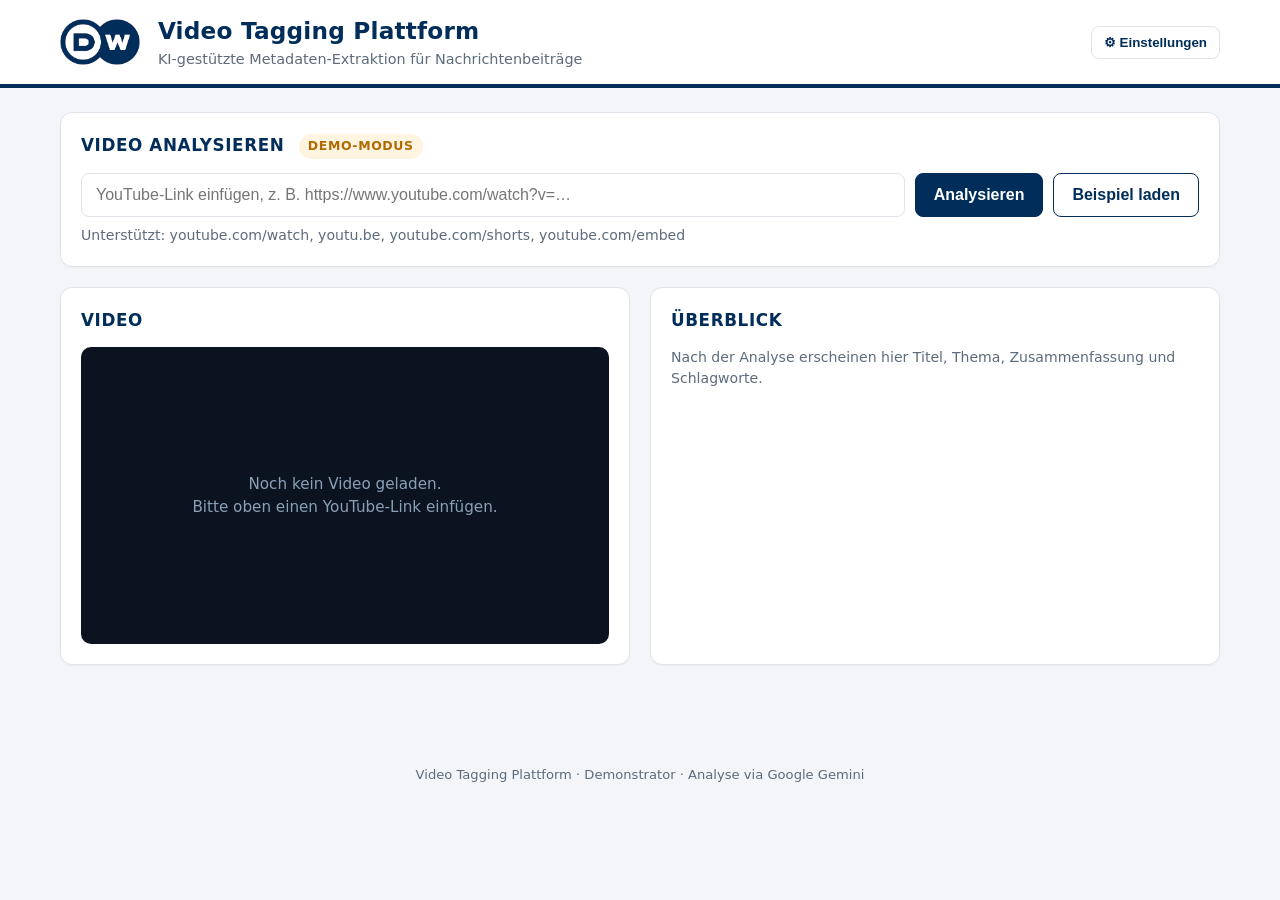
<file: video-tagging-plattform/index.html>
<!doctype html>
<html lang="de">
<head>
<meta charset="utf-8">
<meta name="viewport" content="width=device-width, initial-scale=1">
<title>Video Tagging Plattform</title>
<link rel="icon" href="assets/img/dw-logo.png">
<link rel="stylesheet" href="assets/css/style.css">
</head>
<body>

<header>
  <div class="bar">
    <img src="assets/img/dw-logo.png" alt="Deutsche Welle Logo">
    <div>
      <h1>Video Tagging Plattform</h1>
      <div class="sub">KI-gestützte Metadaten-Extraktion für Nachrichtenbeiträge</div>
    </div>
    <div class="spacer"></div>
    <button class="settings-btn" id="toggleSettings" type="button">⚙ Einstellungen</button>
  </div>
</header>

<main>
  <!-- Eingabe -->
  <section class="card">
    <h2>Video analysieren <span id="modeBadge" class="mode-badge mode-demo">DEMO-MODUS</span></h2>
    <form class="input-row" id="urlForm">
      <input id="url" type="url" placeholder="YouTube-Link einfügen, z. B. https://www.youtube.com/watch?v=…" autocomplete="off" required>
      <button class="primary" id="analyzeBtn" type="submit">Analysieren</button>
      <button class="secondary" id="sampleBtn" type="button">Beispiel laden</button>
    </form>
    <div class="hint">Unterstützt: youtube.com/watch, youtu.be, youtube.com/shorts, youtube.com/embed</div>

    <div class="settings" id="settings">
      <div class="full">
        <label for="apiKey">Gemini API-Key (leer lassen = Demo-Modus mit Beispielergebnis)</label>
        <input id="apiKey" type="password" placeholder="AIza…" autocomplete="off">
      </div>
      <div>
        <label for="model">Modell</label>
        <input id="model" type="text" value="gemini-2.5-pro">
      </div>
      <div>
        <label for="remember">API-Key im Browser speichern</label>
        <select id="remember">
          <option value="no">Nein (nur für diese Sitzung)</option>
          <option value="yes">Ja (localStorage)</option>
        </select>
      </div>
    </div>
  </section>

  <!-- Player + Status -->
  <section class="grid">
    <div class="card">
      <h2>Video</h2>
      <div class="player" id="player">
        <div class="placeholder">Noch kein Video geladen.<br>Bitte oben einen YouTube-Link einfügen.</div>
      </div>
      <div class="status" id="status" style="margin-top:14px"><div class="spinner"></div><span id="statusText"></span></div>
    </div>

    <div class="card" id="overviewCard">
      <h2>Überblick</h2>
      <div id="overview" class="hint">Nach der Analyse erscheinen hier Titel, Thema, Zusammenfassung und Schlagworte.</div>
    </div>
  </section>

  <!-- Ergebnisse -->
  <section class="card" id="results">
    <h2>Extrahierte Metadaten</h2>
    <div id="demoNote" class="demo-note" style="display:none">
      Demo-Modus: Angezeigt wird das mit Gemini erzeugte Beispielergebnis (DW „Fokus Europa“ – Tarent/Ilva).
      Für die Live-Analyse beliebiger Videos unter „Einstellungen“ einen Gemini API-Key hinterlegen.
    </div>
    <div class="tabs" id="tabs">
      <button data-tab="t-general" class="active">Sendedaten</button>
      <button data-tab="t-persons">Personen</button>
      <button data-tab="t-quotes">Zitate (O-Töne)</button>
      <button data-tab="t-ocr">Text im Bild (OCR)</button>
      <button data-tab="t-json">JSON</button>
    </div>
    <div class="tabpane active" id="t-general"></div>
    <div class="tabpane" id="t-persons"></div>
    <div class="tabpane" id="t-quotes"></div>
    <div class="tabpane" id="t-ocr"></div>
    <div class="tabpane" id="t-json"><pre class="json" id="jsonOut"></pre></div>

    <div class="actions">
      <button class="secondary" id="copyJson" type="button">JSON kopieren</button>
      <button class="secondary" id="downloadJson" type="button">JSON herunterladen</button>
      <button class="secondary" id="downloadCsv" type="button">Personen als CSV</button>
    </div>
  </section>
</main>

<footer>Video Tagging Plattform · Demonstrator · Analyse via Google Gemini</footer>

<script src="config.js"></script>
<script src="assets/js/sample-data.js"></script>
<script src="assets/js/app.js"></script>
</body>
</html>
</file>
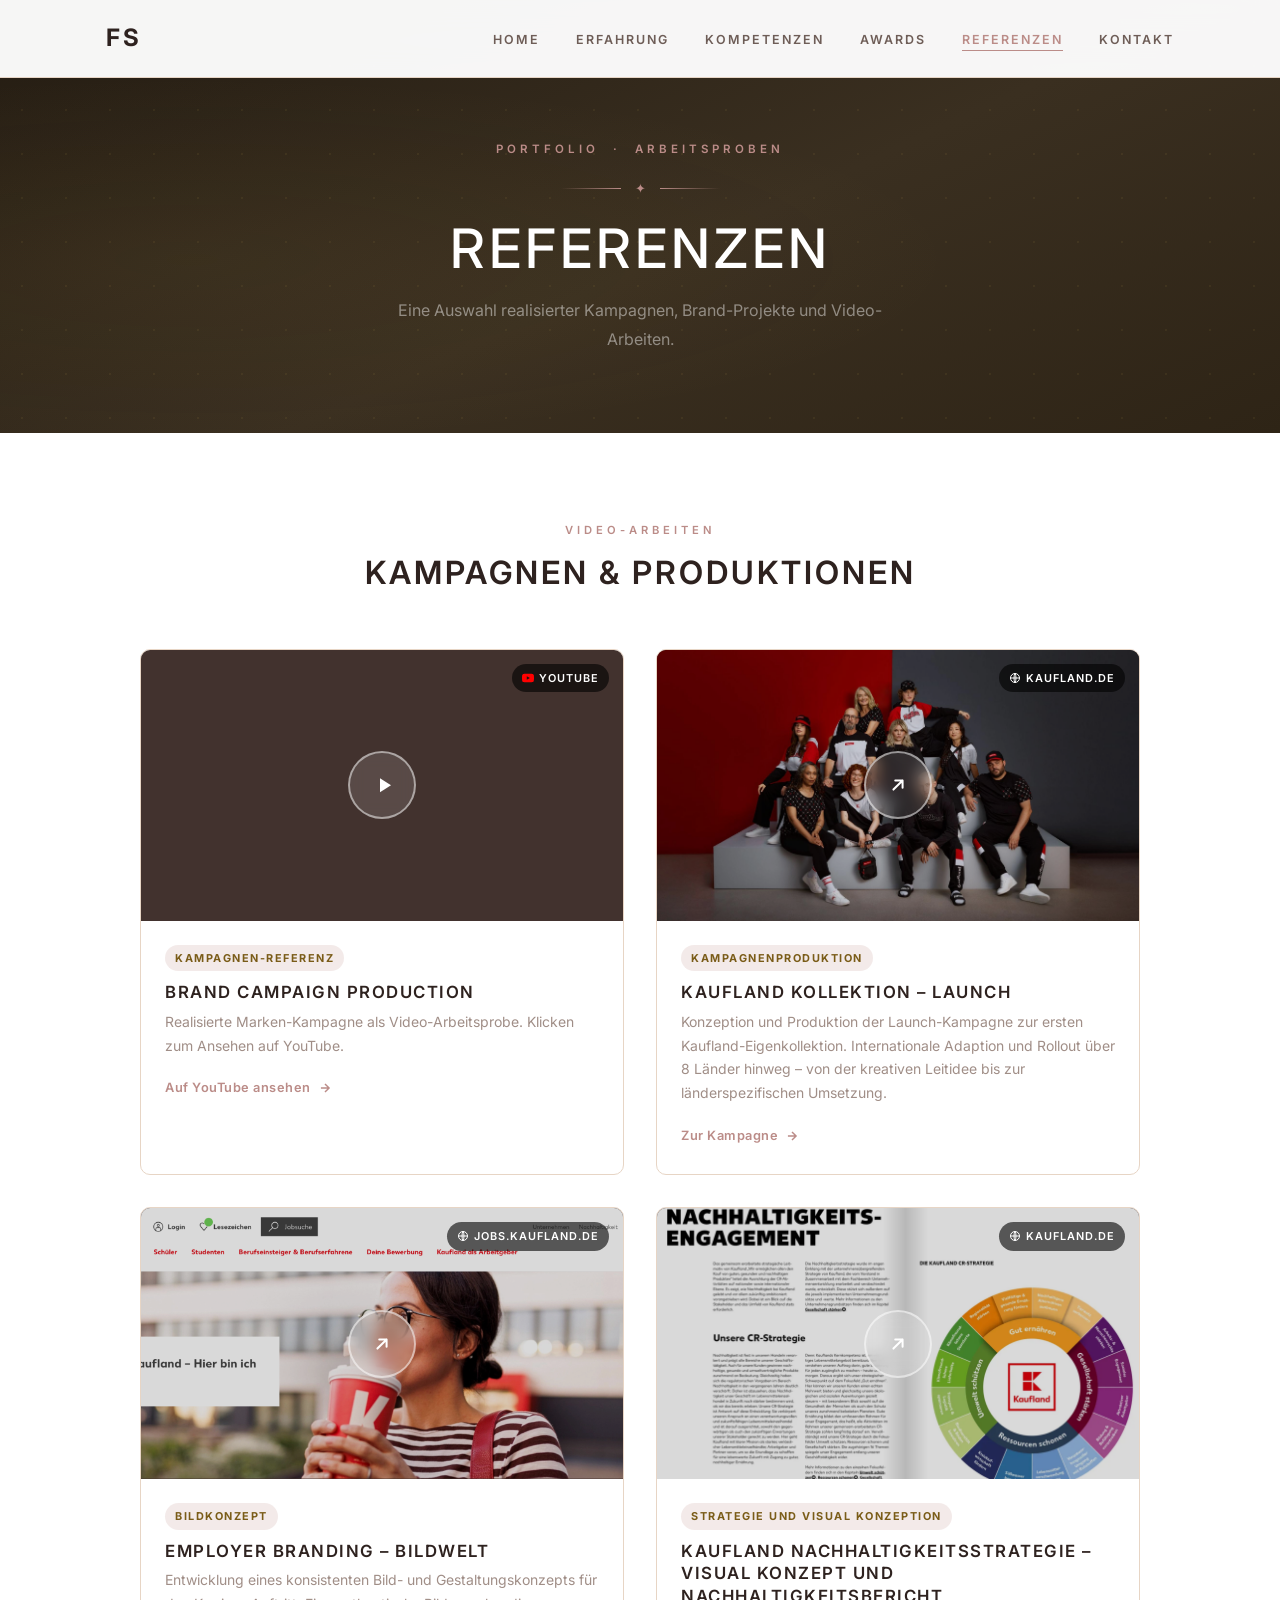
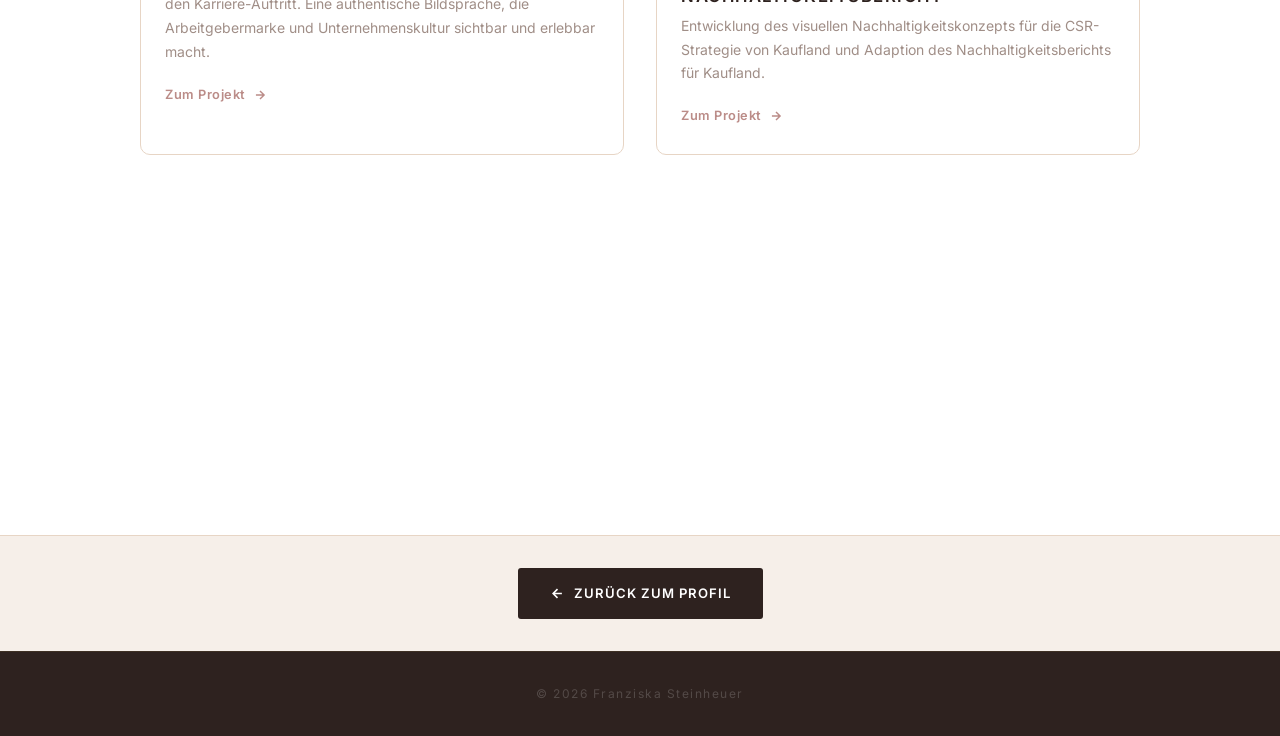
<file: referenzen.html>
<!DOCTYPE html>
<html lang="de">
<head>
    <meta charset="UTF-8">
    <meta name="viewport" content="width=device-width, initial-scale=1.0">
    <title>Referenzen | Franziska Steinheuer</title>
    <link rel="preconnect" href="https://fonts.googleapis.com">
    <link rel="preconnect" href="https://fonts.gstatic.com" crossorigin>
    <link href="https://fonts.googleapis.com/css2?family=Inter:wght@200;300;400;500;600;700&display=swap" rel="stylesheet">
    <style>
        /* Sanfte Boho- & Rosenholz-Palette (Ersetzt Espresso/Gold) */

:root {
    /* DUNKLE SEKTIONEN: Tiefes, rauchiges Schokoladenbraun mit Rosenholz-Unterton */
    --navy:         #2E221F;   /* Tief dunkel (für dunkle Sektionen) */
    --navy-mid:     #42322E;   /* Mittleres Braun */
    --navy-light:   #57443E;   /* Helleres Ton-Braun */

    /* SEKUNDÄRFARBE (#BB8C88): Als eleganter Akzent (Ersetzt das alte Gold) */
    --gold:         #BB8C88;   /* Edles Staubrosa / Rosenholz */
    --gold-dim:     rgba(187, 140, 136, 0.18);
    --gold-glow:    rgba(187, 140, 136, 0.07);

    /* MAIN-FARBE (#DEC9B6) & HINTERGRÜNDE */
    --main-beige:   #DEC9B6;   /* Die exakte Main-Farbe deiner Freundin (Warmes Sand-Beige) */
    --gray-bg:      #F6EFE9;   /* Ein ganz helles, softes Cream (perfekt als Haupt-Hintergrund) */
    --gray-bg-flat: #DEC9B6;   /* Die Main-Farbe als Sektions-Hintergrund */
    --gray-border:  #E7D5C5;   /* Harmonischer, weicher Rahmen */

    /* TEXTFARBEN: Perfekt lesbar und farblich auf die Palette abgestimmt */
    --text:         #362C28;   /* Sehr dunkles Warmbraun für besten Kontrast */
    --text-mid:     #6E5D57;   /* Mittleres Graubraun */
    --text-muted:   #A08E87;   /* Dezenter Text / Platzhalter */
    
    /* Basis-Konstanten */
    --white:        #ffffff;
    --display:      'Inter', -apple-system, BlinkMacSystemFont, sans-serif;
    --body:         'Inter', -apple-system, BlinkMacSystemFont, sans-serif;
    --ease:         cubic-bezier(0.4, 0, 0.2, 1);
}

        *, *::before, *::after { box-sizing: border-box; margin: 0; padding: 0; }
        html { scroll-behavior: smooth; }
        body {
            font-family: var(--body);
            color: var(--text);
            line-height: 1.7;
            background: var(--white);
            -webkit-font-smoothing: antialiased;
        }

        /* ── Scroll reveal ── */
        .reveal {
            opacity: 0;
            transform: translateY(28px);
            transition: opacity 0.7s var(--ease), transform 0.7s var(--ease);
        }
        .reveal.visible { opacity: 1; transform: none; }
        .reveal-delay-1 { transition-delay: 0.12s; }
        .reveal-delay-2 { transition-delay: 0.24s; }
        .reveal-delay-3 { transition-delay: 0.36s; }

        /* ── Navigation ── */
        header {
            position: fixed;
            top: 0; left: 0;
            width: 100%;
            z-index: 1000;
            background: rgba(255,255,255,0.96);
            backdrop-filter: blur(16px);
            -webkit-backdrop-filter: blur(16px);
            box-shadow: 0 1px 0 var(--gray-border);
        }
        nav {
            display: flex;
            justify-content: space-between;
            align-items: center;
            max-width: 1140px;
            margin: 0 auto;
            padding: 18px 36px;
        }
        .logo {
            font-family: var(--display);
            font-size: 1.5rem;
            font-weight: 700;
            color: var(--navy);
            letter-spacing: 3px;
            text-decoration: none;
        }
        .nav-links {
            display: flex;
            list-style: none;
            gap: 36px;
            align-items: center;
        }
        .nav-links a {
            text-decoration: none;
            font-size: 0.78rem;
            font-weight: 600;
            letter-spacing: 2px;
            text-transform: uppercase;
            color: var(--text-mid);
            transition: color 0.3s;
            position: relative;
        }
        .nav-links a::after {
            content: '';
            position: absolute;
            bottom: -4px; left: 0;
            width: 0; height: 1px;
            background: var(--gold);
            transition: width 0.3s var(--ease);
        }
        .nav-links a:hover,
        .nav-links a.active          { color: var(--gold); }
        .nav-links a:hover::after,
        .nav-links a.active::after   { width: 100%; }

        /* Hamburger */
        .hamburger {
            display: none;
            flex-direction: column;
            gap: 5px;
            cursor: pointer;
            background: none;
            border: none;
            padding: 4px;
        }
        .hamburger span {
            display: block;
            width: 24px; height: 2px;
            background: var(--navy);
            border-radius: 2px;
            transition: transform 0.3s var(--ease), opacity 0.3s;
        }
        .hamburger.open span:nth-child(1) { transform: translateY(7px) rotate(45deg); }
        .hamburger.open span:nth-child(2) { opacity: 0; }
        .hamburger.open span:nth-child(3) { transform: translateY(-7px) rotate(-45deg); }

        .mobile-menu {
            display: none;
            position: fixed;
            inset: 0;
            background: var(--navy);
            z-index: 999;
            flex-direction: column;
            justify-content: center;
            align-items: center;
            gap: 40px;
        }
        .mobile-menu.open { display: flex; }
        .mobile-menu a {
            font-family: var(--display);
            font-size: 2.2rem;
            font-weight: 700;
            color: var(--white);
            text-decoration: none;
            transition: color 0.3s;
        }
        .mobile-menu a:hover { color: var(--gold); }

        /* ── Page hero ── */
        .page-hero {
            padding: 140px 36px 80px;
            text-align: center;
            background:
                radial-gradient(ellipse at 15% 60%, rgba(201,168,76,0.06) 0%, transparent 50%),
                linear-gradient(155deg, #241c12 0%, #3a2f20 55%, #2e2416 100%);
            position: relative;
            overflow: hidden;
        }
        .page-hero::before {
            content: '';
            position: absolute;
            inset: 0;
            background-image: radial-gradient(rgba(201,168,76,0.08) 1px, transparent 1px);
            background-size: 44px 44px;
            pointer-events: none;
        }
        .page-hero-eyebrow {
            font-size: 0.72rem;
            font-weight: 600;
            letter-spacing: 4px;
            text-transform: uppercase;
            color: var(--gold);
            margin-bottom: 16px;
            position: relative; z-index: 1;
        }
        .page-hero h1 {
            font-family: var(--display);
            font-size: clamp(2.1rem, 4.5vw, 3.4rem);
            font-weight: 500;
            text-transform: uppercase;
            color: var(--white);
            line-height: 1.15;
            letter-spacing: 4px;
            position: relative; z-index: 1;
            margin-bottom: 16px;
        }
        .page-hero p {
            font-size: 1rem;
            color: rgba(255,255,255,0.45);
            max-width: 520px;
            margin: 0 auto;
            line-height: 1.8;
            position: relative; z-index: 1;
        }
        .page-hero-divider {
            display: flex;
            align-items: center;
            gap: 14px;
            justify-content: center;
            margin: 18px auto;
            position: relative; z-index: 1;
        }
        .page-hero-divider::before,
        .page-hero-divider::after {
            content: '';
            width: 60px; height: 1px;
        }
        .page-hero-divider::before { background: linear-gradient(to right, transparent, var(--gold)); }
        .page-hero-divider::after  { background: linear-gradient(to left,  transparent, var(--gold)); }
        .page-hero-divider span { color: var(--gold); font-size: 0.8rem; }

        /* ── Section layout ── */
        .section-wrap { padding: 88px 36px; }
        .section-inner { max-width: 1000px; margin: 0 auto; }
        .section-eyebrow {
            display: block;
            text-align: center;
            font-size: 0.7rem;
            font-weight: 600;
            letter-spacing: 4px;
            text-transform: uppercase;
            color: var(--gold);
            margin-bottom: 12px;
        }
        .section-title {
            font-family: var(--display);
            font-size: clamp(1.5rem, 3vw, 2rem);
            color: var(--navy);
            font-weight: 600;
            text-transform: uppercase;
            letter-spacing: 3px;
            text-align: center;
            margin-bottom: 56px;
            line-height: 1.25;
        }

        /* ── Video card ── */
        .video-grid {
            display: grid;
            grid-template-columns: repeat(auto-fit, minmax(380px, 1fr));
            gap: 32px;
        }

        .video-card {
            background: var(--white);
            border: 1px solid var(--gray-border);
            border-radius: 10px;
            overflow: hidden;
            transition: box-shadow 0.3s var(--ease), transform 0.3s var(--ease), border-color 0.3s;
        }
        .video-card:hover {
            transform: translateY(-4px);
            box-shadow: 0 20px 56px rgba(0,0,0,0.09);
            border-color: rgba(201,168,76,0.4);
        }

        /* Thumbnail wrapper with 16:9 ratio */
        .video-thumb {
            position: relative;
            padding-bottom: 56.25%;
            height: 0;
            overflow: hidden;
            background: var(--navy-mid);
            cursor: pointer;
        }
        .video-thumb img {
            position: absolute;
            top: 0; left: 0;
            width: 100%; height: 100%;
            object-fit: cover;
            transition: transform 0.4s var(--ease), filter 0.4s;
            filter: brightness(0.85);
        }
        .video-card:hover .video-thumb img {
            transform: scale(1.03);
            filter: brightness(0.7);
        }

        /* Play button overlay */
        .play-btn {
            position: absolute;
            top: 50%; left: 50%;
            transform: translate(-50%, -50%);
            width: 68px; height: 68px;
            border-radius: 50%;
            background: rgba(255,255,255,0.12);
            backdrop-filter: blur(8px);
            border: 2px solid rgba(255,255,255,0.5);
            display: flex;
            align-items: center;
            justify-content: center;
            transition: background 0.3s, border-color 0.3s, transform 0.3s var(--ease);
            pointer-events: none;
        }
        .video-card:hover .play-btn {
            background: var(--gold);
            border-color: var(--gold);
            transform: translate(-50%, -50%) scale(1.1);
        }
        .play-btn svg { margin-left: 4px; }
        .play-btn.ext svg { margin-left: 0; }
        .video-card:hover .play-btn svg path { fill: var(--navy); }
        .video-card:hover .play-btn.ext svg { stroke: var(--navy); }

        /* External-link / source badge */
        .yt-badge, .src-badge {
            position: absolute;
            top: 14px; right: 14px;
            background: rgba(0,0,0,0.6);
            color: var(--white);
            font-size: 0.68rem;
            font-weight: 600;
            letter-spacing: 1px;
            text-transform: uppercase;
            padding: 5px 10px;
            border-radius: 20px;
            display: flex;
            align-items: center;
            gap: 5px;
            pointer-events: none;
        }

        /* Card meta */
        .video-meta {
            padding: 22px 24px 26px;
        }
        .video-tag {
            display: inline-block;
            background: var(--gold-dim);
            color: #7a5c18;
            font-size: 0.68rem;
            font-weight: 700;
            letter-spacing: 1.5px;
            text-transform: uppercase;
            padding: 4px 10px;
            border-radius: 20px;
            margin-bottom: 10px;
        }
        .video-meta h3 {
            font-family: var(--display);
            font-size: 1.05rem;
            color: var(--navy);
            font-weight: 600;
            text-transform: uppercase;
            letter-spacing: 1.5px;
            margin-bottom: 6px;
            line-height: 1.35;
        }
        .video-meta p {
            font-size: 0.875rem;
            color: var(--text-muted);
            line-height: 1.7;
            margin-bottom: 16px;
        }
        .video-link {
            display: inline-flex;
            align-items: center;
            gap: 7px;
            font-size: 0.8rem;
            font-weight: 600;
            color: var(--gold);
            text-decoration: none;
            letter-spacing: 0.5px;
            transition: gap 0.3s;
        }
        .video-link:hover { gap: 11px; }

        /* ── More work placeholder ── */
        .more-card {
            display: flex;
            flex-direction: column;
            align-items: center;
            justify-content: center;
            text-align: center;
            padding: 48px 32px;
            background: var(--gray-bg);
            border: 2px dashed var(--gray-border);
            border-radius: 10px;
            min-height: 260px;
            transition: border-color 0.3s, background 0.3s;
        }
        .more-card:hover {
            border-color: rgba(201,168,76,0.4);
            background: rgba(201,168,76,0.03);
        }
        .more-card-icon {
            font-size: 2rem;
            margin-bottom: 14px;
            opacity: 0.4;
        }
        .more-card p {
            font-size: 0.88rem;
            color: var(--text-muted);
            max-width: 200px;
            line-height: 1.6;
        }

        /* ── Back button ── */
        .back-strip {
            background: var(--gray-bg);
            border-top: 1px solid var(--gray-border);
            padding: 32px 36px;
            text-align: center;
        }
        .btn-back {
            display: inline-flex;
            align-items: center;
            gap: 9px;
            background: var(--navy);
            color: var(--white);
            text-decoration: none;
            padding: 14px 32px;
            border-radius: 3px;
            font-weight: 600;
            font-size: 0.82rem;
            letter-spacing: 1px;
            text-transform: uppercase;
            transition: background 0.3s, transform 0.3s var(--ease);
        }
        .btn-back:hover {
            background: var(--navy-light);
            transform: translateY(-2px);
        }

        /* ── Footer ── */
        .page-footer {
            background: var(--navy);
            padding: 32px 36px;
            text-align: center;
            border-top: 1px solid rgba(201,168,76,0.1);
        }
        .page-footer p {
            font-size: 0.75rem;
            color: rgba(255,255,255,0.18);
            letter-spacing: 1.5px;
        }

        /* ── Responsive ── */
        @media (max-width: 768px) {
            .nav-links  { display: none; }
            .hamburger  { display: flex; }
            nav         { padding: 16px 20px; }
            .section-wrap { padding: 64px 20px; }
            .page-hero  { padding: 120px 20px 64px; }
            .video-grid { grid-template-columns: 1fr; }
        }
        @media (max-width: 480px) {
            .page-hero h1 { font-size: 2rem; }
        }
    </style>
</head>
<body>

    <!-- MOBILE OVERLAY MENU -->
    <div class="mobile-menu" id="mobileMenu">
        <a href="index.html#home"       onclick="closeMobile()">Home</a>
        <a href="index.html#experience" onclick="closeMobile()">Erfahrung</a>
        <a href="index.html#skills"     onclick="closeMobile()">Kompetenzen</a>
        <a href="index.html#awards"     onclick="closeMobile()">Awards</a>
        <a href="referenzen.html"       onclick="closeMobile()">Referenzen</a>
        <a href="index.html#contact"    onclick="closeMobile()">Kontakt</a>
    </div>

    <!-- NAVIGATION -->
    <header>
        <nav>
            <a href="index.html" class="logo">FS</a>
            <ul class="nav-links">
                <li><a href="index.html#home">Home</a></li>
                <li><a href="index.html#experience">Erfahrung</a></li>
                <li><a href="index.html#skills">Kompetenzen</a></li>
                <li><a href="index.html#awards">Awards</a></li>
                <li><a href="referenzen.html" class="active">Referenzen</a></li>
                <li><a href="index.html#contact">Kontakt</a></li>
            </ul>
            <button class="hamburger" id="hamburger" aria-label="Menü öffnen">
                <span></span><span></span><span></span>
            </button>
        </nav>
    </header>

    <!-- PAGE HERO -->
    <div class="page-hero">
        <div class="page-hero-eyebrow">Portfolio &nbsp;·&nbsp; Arbeitsproben</div>
        <div class="page-hero-divider"><span>✦</span></div>
        <h1>Referenzen</h1>
        <p>Eine Auswahl realisierter Kampagnen, Brand-Projekte und Video-Arbeiten.</p>
    </div>

    <!-- VIDEO REFERENZEN -->
    <div>
        <div class="section-wrap">
            <div class="section-inner">
                <span class="section-eyebrow">Video-Arbeiten</span>
                <h2 class="section-title">Kampagnen &amp; Produktionen</h2>

                <div class="video-grid">

                    <!-- Video 1 – Thumbnail + YouTube-Link statt iframe (Error 153 Fix) -->
                    <div class="video-card reveal">
                        <a href="https://www.youtube.com/watch?v=FBjZ0LuS8_o"
                           target="_blank" rel="noopener"
                           aria-label="Video auf YouTube ansehen"
                           style="display:block; text-decoration:none;">
                            <div class="video-thumb">
                                <!-- YouTube Thumbnail via öffentliche CDN-URL -->
                                <img
                                    src="https://img.youtube.com/vi/FBjZ0LuS8_o/maxresdefault.jpg"
                                    alt="Video-Vorschau: Kampagnen-Referenz"
                                    loading="lazy"
                                    onerror="this.src='https://img.youtube.com/vi/FBjZ0LuS8_o/hqdefault.jpg'"
                                >
                                <div class="play-btn" aria-hidden="true">
                                    <svg width="24" height="24" viewBox="0 0 24 24" fill="none">
                                        <path d="M8 5.14v14l11-7-11-7z" fill="white"/>
                                    </svg>
                                </div>
                                <div class="yt-badge" aria-hidden="true">
                                    <svg width="12" height="12" viewBox="0 0 24 24" fill="#ff0000"><path d="M23.498 6.186a3.016 3.016 0 0 0-2.122-2.136C19.505 3.545 12 3.545 12 3.545s-7.505 0-9.377.505A3.017 3.017 0 0 0 .502 6.186C0 8.07 0 12 0 12s0 3.93.502 5.814a3.016 3.016 0 0 0 2.122 2.136c1.871.505 9.376.505 9.376.505s7.505 0 9.377-.505a3.015 3.015 0 0 0 2.122-2.136C24 15.93 24 12 24 12s0-3.93-.502-5.814zM9.545 15.568V8.432L15.818 12l-6.273 3.568z"/></svg>
                                    YouTube
                                </div>
                            </div>
                        </a>
                        <div class="video-meta">
                            <span class="video-tag">Kampagnen-Referenz</span>
                            <h3>Brand Campaign Production</h3>
                            <p>Realisierte Marken-Kampagne als Video-Arbeitsprobe. Klicken zum Ansehen auf YouTube.</p>
                            <a href="https://www.youtube.com/watch?v=FBjZ0LuS8_o"
                               target="_blank" rel="noopener"
                               class="video-link">
                                Auf YouTube ansehen
                                <svg width="14" height="14" viewBox="0 0 24 24" fill="none" stroke="currentColor" stroke-width="2.5"><path d="M5 12h14M12 5l7 7-7 7"/></svg>
                            </a>
                        </div>
                    </div>

                    <!-- Referenz 2 – Kaufland Kollektion (externe Seite, Cover-Thumbnail) -->
                    <div class="video-card reveal reveal-delay-1">
                        <a href="https://unternehmen.kaufland.de/presse/newsroom/2025/januar/ein-teil-von-kaufland-sein-die-erste-kaufland-kollektion-ist-da"
                           target="_blank" rel="noopener"
                           aria-label="Kampagne auf kaufland.de ansehen"
                           style="display:block; text-decoration:none;">
                            <div class="video-thumb">
                                <img src="assets/ref-kollektion.jpg" alt="Cover: Kaufland Kollektion – Launch-Kampagne" loading="lazy">
                                <div class="play-btn ext" aria-hidden="true">
                                    <svg width="22" height="22" viewBox="0 0 24 24" fill="none" stroke="white" stroke-width="2.2" stroke-linecap="round" stroke-linejoin="round"><path d="M7 17 17 7M9 7h8v8"/></svg>
                                </div>
                                <div class="src-badge" aria-hidden="true">
                                    <svg width="12" height="12" viewBox="0 0 24 24" fill="none" stroke="currentColor" stroke-width="2"><circle cx="12" cy="12" r="9"/><path d="M3 12h18"/><path d="M12 3c2.6 2.7 2.6 15.3 0 18"/><path d="M12 3c-2.6 2.7-2.6 15.3 0 18"/></svg>
                                    kaufland.de
                                </div>
                            </div>
                        </a>
                        <div class="video-meta">
                            <span class="video-tag">Kampagnenproduktion</span>
                            <h3>Kaufland Kollektion – Launch</h3>
                            <p>Konzeption und Produktion der Launch-Kampagne zur ersten Kaufland-Eigenkollektion. Internationale Adaption und Rollout über 8 Länder hinweg – von der kreativen Leitidee bis zur länderspezifischen Umsetzung.</p>
                            <a href="https://unternehmen.kaufland.de/presse/newsroom/2025/januar/ein-teil-von-kaufland-sein-die-erste-kaufland-kollektion-ist-da"
                               target="_blank" rel="noopener" class="video-link">
                                Zur Kampagne
                                <svg width="14" height="14" viewBox="0 0 24 24" fill="none" stroke="currentColor" stroke-width="2.5"><path d="M5 12h14M12 5l7 7-7 7"/></svg>
                            </a>
                        </div>
                    </div>

                    <!-- Referenz 3 – Employer Branding Bildkonzept (externe Seite, Cover-Thumbnail) -->
                    <div class="video-card reveal reveal-delay-2">
                        <a href="https://jobs.kaufland.de/"
                           target="_blank" rel="noopener"
                           aria-label="Karriere-Seite jobs.kaufland.de ansehen"
                           style="display:block; text-decoration:none;">
                            <div class="video-thumb">
                                <img src="assets/ref-employer.png" alt="Cover: Employer Branding – Bildkonzept" loading="lazy">
                                <div class="play-btn ext" aria-hidden="true">
                                    <svg width="22" height="22" viewBox="0 0 24 24" fill="none" stroke="white" stroke-width="2.2" stroke-linecap="round" stroke-linejoin="round"><path d="M7 17 17 7M9 7h8v8"/></svg>
                                </div>
                                <div class="src-badge" aria-hidden="true">
                                    <svg width="12" height="12" viewBox="0 0 24 24" fill="none" stroke="currentColor" stroke-width="2"><circle cx="12" cy="12" r="9"/><path d="M3 12h18"/><path d="M12 3c2.6 2.7 2.6 15.3 0 18"/><path d="M12 3c-2.6 2.7-2.6 15.3 0 18"/></svg>
                                    jobs.kaufland.de
                                </div>
                            </div>
                        </a>
                        <div class="video-meta">
                            <span class="video-tag">Bildkonzept</span>
                            <h3>Employer Branding – Bildwelt</h3>
                            <p>Entwicklung eines konsistenten Bild- und Gestaltungskonzepts für den Karriere-Auftritt. Eine authentische Bildsprache, die Arbeitgebermarke und Unternehmenskultur sichtbar und erlebbar macht.</p>
                            <a href="https://jobs.kaufland.de/"
                               target="_blank" rel="noopener" class="video-link">
                                Zum Projekt
                                <svg width="14" height="14" viewBox="0 0 24 24" fill="none" stroke="currentColor" stroke-width="2.5"><path d="M5 12h14M12 5l7 7-7 7"/></svg>
                            </a>
                        </div>
                    </div>

                    <!-- Referenz 4 – Kaufland Nachhaltigkeitsstrategie -->
                    <div class="video-card reveal reveal-delay-3">
                        <a href="https://unternehmen.kaufland.de/nachhaltigkeit/unser-nachhaltigkeitsbericht.html"
                           target="_blank" rel="noopener"
                           aria-label="Zum Nachhaltigkeitsbericht auf kaufland.de"
                           style="display:block; text-decoration:none;">
                            <div class="video-thumb">
                                <img src="assets/ref-nachhaltigkeit.png" alt="Cover: Kaufland Nachhaltigkeitsstrategie – Visual Konzept" loading="lazy">
                                <div class="play-btn ext" aria-hidden="true">
                                    <svg width="22" height="22" viewBox="0 0 24 24" fill="none" stroke="white" stroke-width="2.2" stroke-linecap="round" stroke-linejoin="round"><path d="M7 17 17 7M9 7h8v8"/></svg>
                                </div>
                                <div class="src-badge" aria-hidden="true">
                                    <svg width="12" height="12" viewBox="0 0 24 24" fill="none" stroke="currentColor" stroke-width="2"><circle cx="12" cy="12" r="9"/><path d="M3 12h18"/><path d="M12 3c2.6 2.7 2.6 15.3 0 18"/><path d="M12 3c-2.6 2.7-2.6 15.3 0 18"/></svg>
                                    kaufland.de
                                </div>
                            </div>
                        </a>
                        <div class="video-meta">
                            <span class="video-tag">Strategie und Visual Konzeption</span>
                            <h3>Kaufland Nachhaltigkeitsstrategie – Visual Konzept und Nachhaltigkeitsbericht</h3>
                            <p>Entwicklung des visuellen Nachhaltigkeitskonzepts für die CSR-Strategie von Kaufland und Adaption des Nachhaltigkeitsberichts für Kaufland.</p>
                            <a href="https://unternehmen.kaufland.de/nachhaltigkeit/unser-nachhaltigkeitsbericht.html"
                               target="_blank" rel="noopener" class="video-link">
                                Zum Projekt
                                <svg width="14" height="14" viewBox="0 0 24 24" fill="none" stroke="currentColor" stroke-width="2.5"><path d="M5 12h14M12 5l7 7-7 7"/></svg>
                            </a>
                        </div>
                    </div>

                    <!-- Platzhalter für weitere Arbeitsproben -->
                    <div class="more-card reveal reveal-delay-3">
                        <div class="more-card-icon">＋</div>
                        <p>Weitere Arbeitsproben auf Anfrage verfügbar.</p>
                    </div>

                </div>
            </div>
        </div>
    </div>

    <!-- BACK TO MAIN -->
    <div class="back-strip">
        <a href="index.html" class="btn-back">
            <svg width="15" height="15" viewBox="0 0 24 24" fill="none" stroke="currentColor" stroke-width="2.5" aria-hidden="true"><path d="M19 12H5M12 5l-7 7 7 7"/></svg>
            Zurück zum Profil
        </a>
    </div>

    <!-- FOOTER -->
    <footer class="page-footer">
        <p>&copy; 2026 Franziska Steinheuer</p>
    </footer>

    <script>
        const hamburger  = document.getElementById('hamburger');
        const mobileMenu = document.getElementById('mobileMenu');

        hamburger.addEventListener('click', () => {
            const isOpen = hamburger.classList.toggle('open');
            mobileMenu.classList.toggle('open', isOpen);
            document.body.style.overflow = isOpen ? 'hidden' : '';
        });

        function closeMobile() {
            hamburger.classList.remove('open');
            mobileMenu.classList.remove('open');
            document.body.style.overflow = '';
        }

        const observer = new IntersectionObserver((entries) => {
            entries.forEach(e => {
                if (e.isIntersecting) { e.target.classList.add('visible'); observer.unobserve(e.target); }
            });
        }, { threshold: 0.1 });

        document.querySelectorAll('.reveal').forEach(el => observer.observe(el));
    </script>
</body>
</html>
</file>
<file: video-tagging-plattform/assets/css/style.css>
:root {
  --dw-blue: #002d5a;
  --dw-blue-2: #05a2e8;
  --bg: #f3f5f8;
  --card: #ffffff;
  --text: #1b2430;
  --muted: #5d6b7c;
  --line: #dfe4ea;
  --ok: #1a8a4a;
  --warn: #b26a00;
  --err: #b3261e;
}
* { box-sizing: border-box; }
body {
  margin: 0;
  font-family: system-ui, -apple-system, "Segoe UI", Roboto, Arial, sans-serif;
  background: var(--bg);
  color: var(--text);
  line-height: 1.5;
}
header {
  background: var(--card);
  border-bottom: 4px solid var(--dw-blue);
}
.bar {
  max-width: 1200px; margin: 0 auto; padding: 14px 20px;
  display: flex; align-items: center; gap: 18px;
}
.bar img { height: 46px; width: auto; }
.bar h1 { margin: 0; font-size: 1.45rem; color: var(--dw-blue); letter-spacing: .2px; }
.bar .sub { color: var(--muted); font-size: .9rem; }
.bar .spacer { flex: 1; }
.settings-btn {
  background: none; border: 1px solid var(--line); border-radius: 8px;
  padding: 8px 12px; cursor: pointer; color: var(--dw-blue); font-weight: 600;
}
main { max-width: 1200px; margin: 0 auto; padding: 24px 20px 60px; }
.card {
  background: var(--card); border: 1px solid var(--line); border-radius: 12px;
  padding: 20px; margin-bottom: 20px; box-shadow: 0 1px 2px rgba(0,0,0,.04);
}
.card h2 {
  margin: 0 0 14px; font-size: 1.05rem; color: var(--dw-blue);
  text-transform: uppercase; letter-spacing: .6px;
}
.input-row { display: flex; gap: 10px; flex-wrap: wrap; }
.input-row input {
  flex: 1 1 380px; min-width: 0; padding: 12px 14px; font-size: 1rem;
  border: 1px solid var(--line); border-radius: 8px;
}
.input-row input:focus, .settings input:focus, .settings select:focus {
  outline: 2px solid var(--dw-blue-2); border-color: transparent;
}
button.primary, button.secondary {
  padding: 12px 18px; font-size: 1rem; border-radius: 8px; cursor: pointer; font-weight: 600;
}
button.primary { background: var(--dw-blue); color: #fff; border: 1px solid var(--dw-blue); }
button.primary:hover { background: #013f7c; }
button.primary:disabled { opacity: .55; cursor: wait; }
button.secondary { background: #fff; color: var(--dw-blue); border: 1px solid var(--dw-blue); }
.hint { color: var(--muted); font-size: .88rem; margin-top: 8px; }
.mode-badge {
  display: inline-block; font-size: .78rem; font-weight: 700; padding: 3px 9px;
  border-radius: 999px; margin-left: 8px; vertical-align: middle;
}
.mode-demo { background: #fff4e0; color: var(--warn); }
.mode-live { background: #e3f5ea; color: var(--ok); }

.settings { display: none; margin-top: 16px; padding-top: 16px; border-top: 1px dashed var(--line); }
.settings.open { display: grid; gap: 12px; grid-template-columns: 1fr 1fr; }
.settings label { font-size: .85rem; color: var(--muted); display: block; margin-bottom: 4px; }
.settings input, .settings select {
  width: 100%; padding: 10px 12px; border: 1px solid var(--line); border-radius: 8px; font-size: .95rem;
}
.settings .full { grid-column: 1 / -1; }

.grid { display: grid; grid-template-columns: minmax(0, 1fr) minmax(0, 1fr); gap: 20px; }
.player { position: relative; padding-top: 56.25%; background: #0b1320; border-radius: 10px; overflow: hidden; }
.player iframe, .player .placeholder { position: absolute; inset: 0; width: 100%; height: 100%; border: 0; }
.placeholder { display: flex; align-items: center; justify-content: center; color: #8aa0b8; font-size: .95rem; text-align: center; padding: 20px; }

.status { display: none; align-items: center; gap: 12px; padding: 14px; border-radius: 8px; background: #eef5fc; color: var(--dw-blue); }
.status.show { display: flex; }
.status.error { background: #fdecea; color: var(--err); }
.spinner {
  width: 20px; height: 20px; border: 3px solid #bcd3ea; border-top-color: var(--dw-blue);
  border-radius: 50%; animation: spin .8s linear infinite; flex: none;
}
@keyframes spin { to { transform: rotate(360deg); } }

.headline { font-size: 1.3rem; font-weight: 700; color: var(--dw-blue); margin: 0 0 6px; }
.topic { color: var(--muted); margin-bottom: 12px; }
.tags { display: flex; flex-wrap: wrap; gap: 8px; margin-top: 8px; }
.tag { background: #e6eef7; color: var(--dw-blue); padding: 4px 12px; border-radius: 999px; font-size: .88rem; font-weight: 600; }

table { width: 100%; border-collapse: collapse; font-size: .95rem; }
th, td { text-align: left; padding: 10px 12px; border-bottom: 1px solid var(--line); vertical-align: top; }
th { background: #f7f9fb; color: var(--muted); font-weight: 600; font-size: .82rem; text-transform: uppercase; letter-spacing: .4px; }
td.key { width: 32%; font-weight: 600; color: var(--dw-blue); }
td.null { color: var(--muted); font-style: italic; }
code.ocr { background: #f1f3f6; padding: 2px 6px; border-radius: 4px; font-size: .88rem; }
blockquote { margin: 0; font-style: italic; }

.tabs { display: flex; gap: 6px; margin-bottom: 14px; flex-wrap: wrap; }
.tabs button {
  background: #eef1f5; border: 0; border-radius: 8px; padding: 8px 14px; cursor: pointer;
  font-weight: 600; color: var(--muted);
}
.tabs button.active { background: var(--dw-blue); color: #fff; }
.tabpane { display: none; overflow-x: auto; }
.tabpane.active { display: block; }
pre.json { background: #0b1320; color: #d7e3f0; padding: 16px; border-radius: 8px; overflow: auto; font-size: .85rem; max-height: 520px; }
.actions { display: flex; gap: 10px; flex-wrap: wrap; margin-top: 14px; }
#results { display: none; }
#results.show { display: block; }
.demo-note { background: #fff4e0; color: var(--warn); border-radius: 8px; padding: 10px 14px; margin-bottom: 14px; font-size: .9rem; }

footer { text-align: center; color: var(--muted); font-size: .82rem; padding: 20px; }

@media (max-width: 860px) {
  .grid { grid-template-columns: 1fr; }
  .settings.open { grid-template-columns: 1fr; }
  .bar .sub { display: none; }
}
</file>
